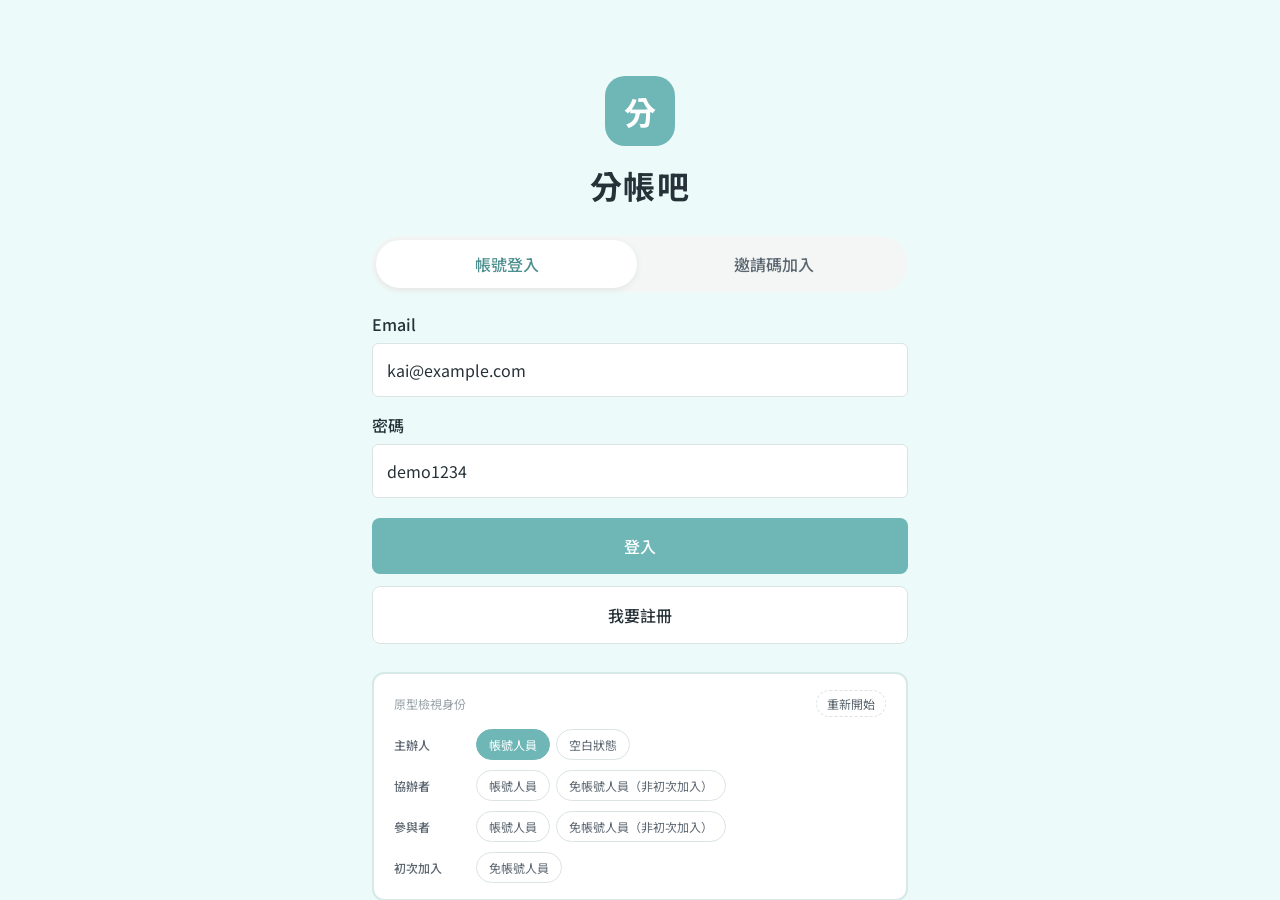
<file: index.html>
<!DOCTYPE html>
<html lang="zh-Hant">
<head>
<meta charset="utf-8">
<meta name="viewport" content="width=device-width, initial-scale=1, viewport-fit=cover">
<title>分帳吧</title>
<link rel="preconnect" href="https://fonts.googleapis.com">
<link rel="preconnect" href="https://fonts.gstatic.com" crossorigin>
<link rel="stylesheet" href="https://fonts.googleapis.com/css2?family=Noto+Sans+TC:wght@400;500;700&display=swap">
<link rel="stylesheet" href="./styles.css">
</head>
<body>
<!--
  分帳吧 — standalone port of v13 prototype.
  Plain HTML/CSS/JS, no React, no build step, no backend.
  See data.js (demo data), styles.css (design system), app.js (state + logic + rendering).
-->
<div id="app-root"></div>

<script src="prototype/data.js"></script>
<script src="prototype/app.js"></script>
</body>
</html>
</file>
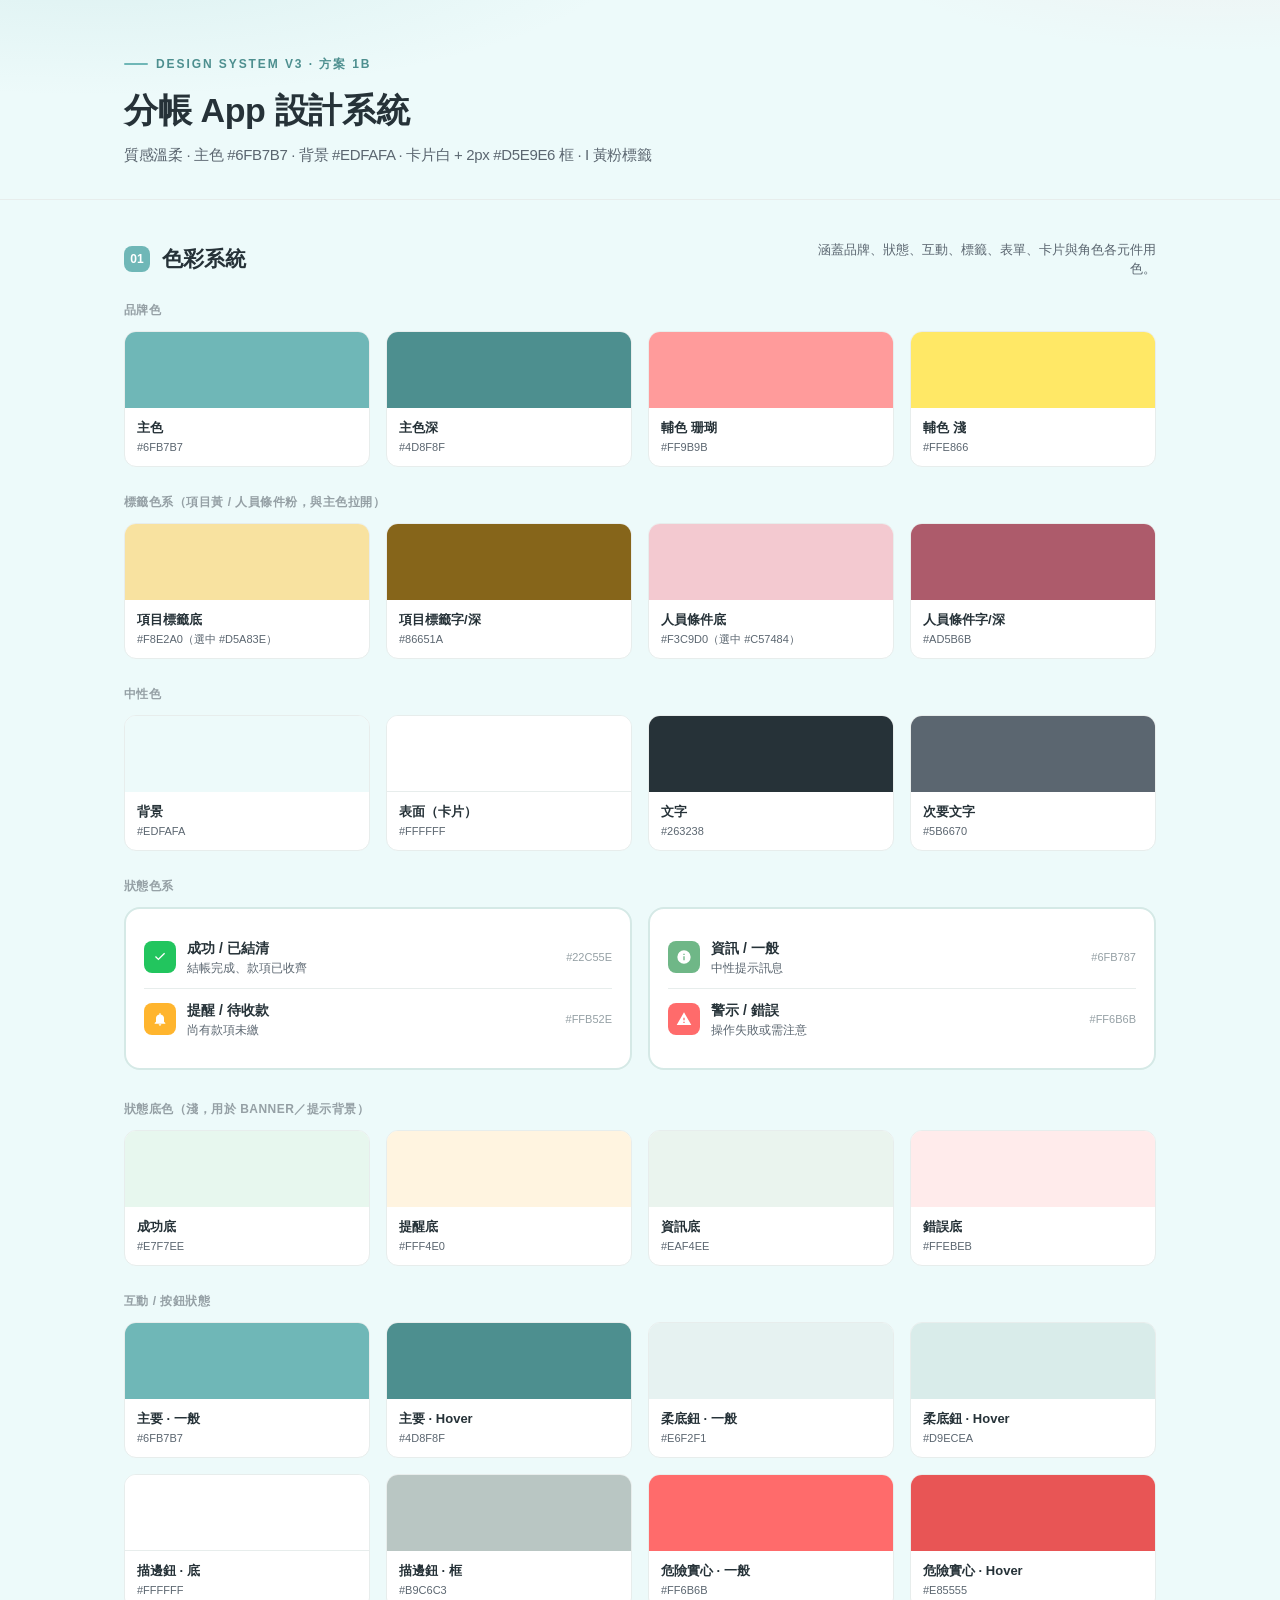
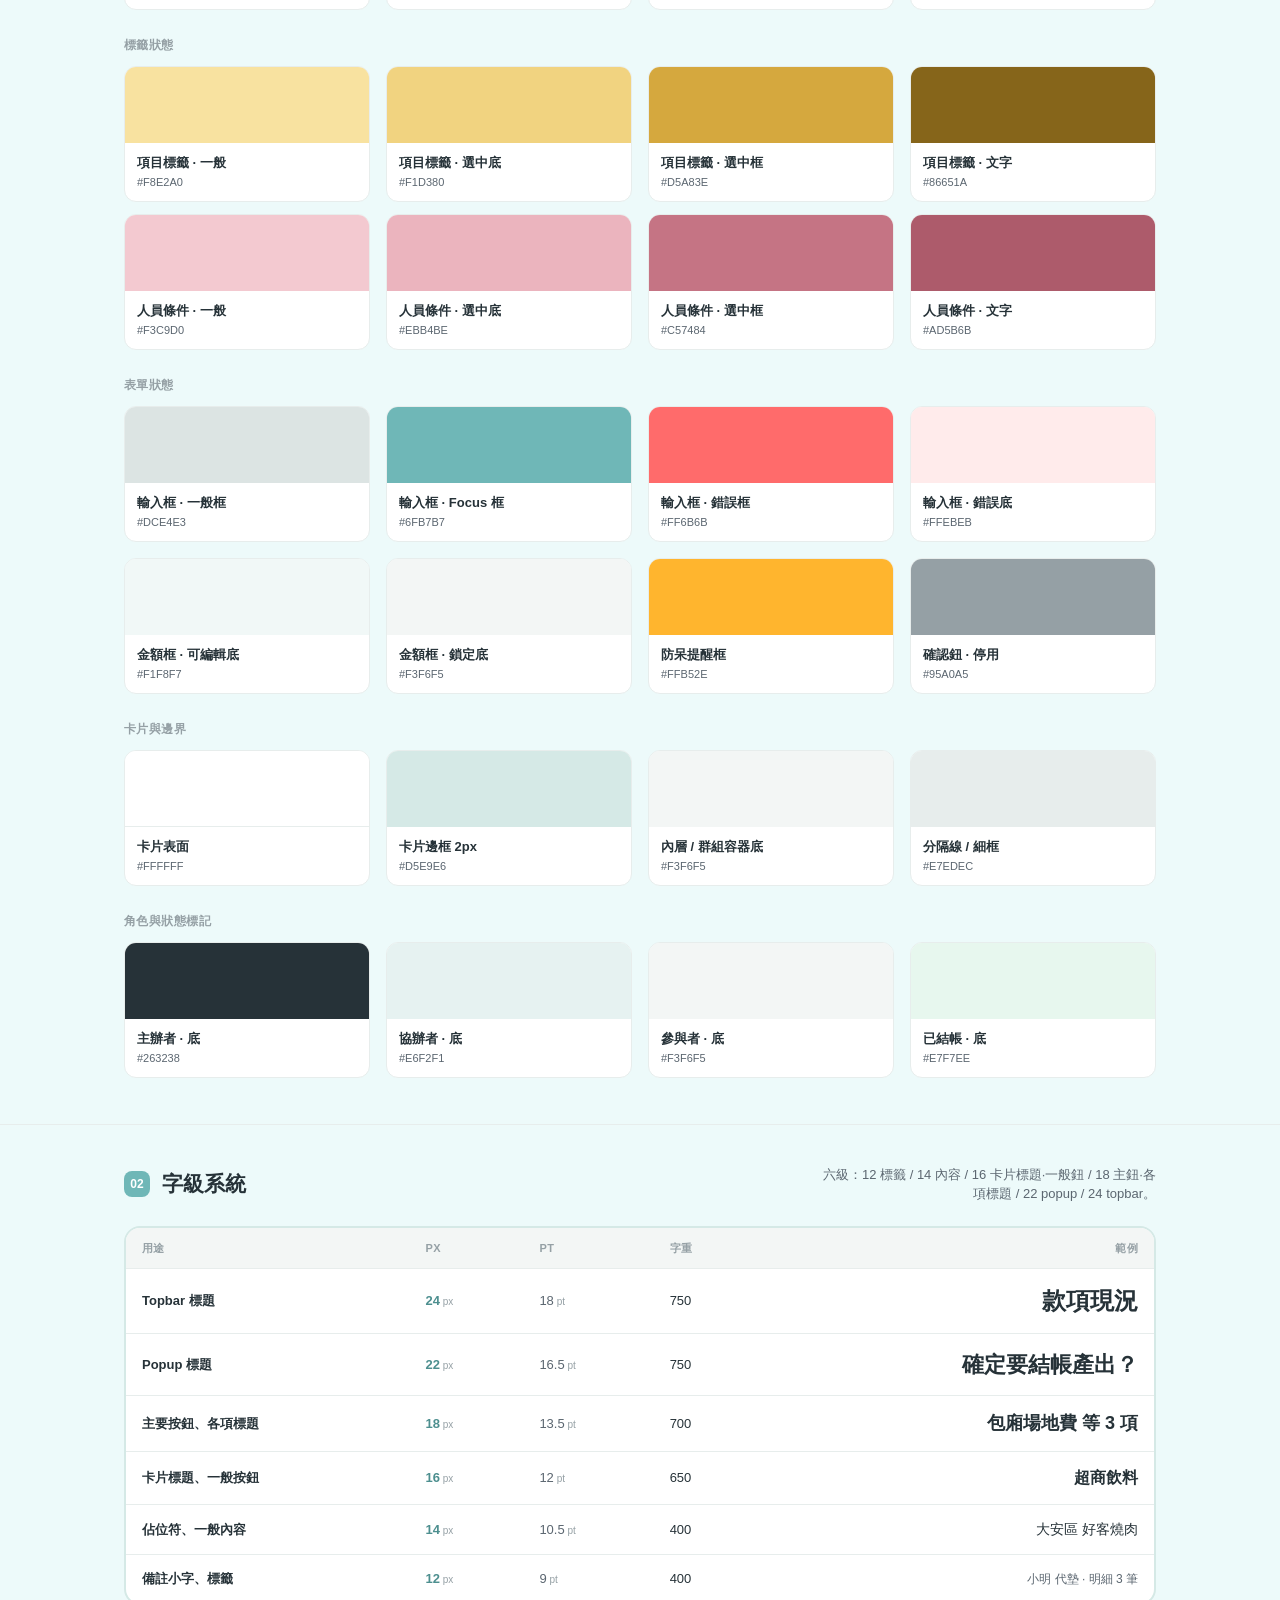
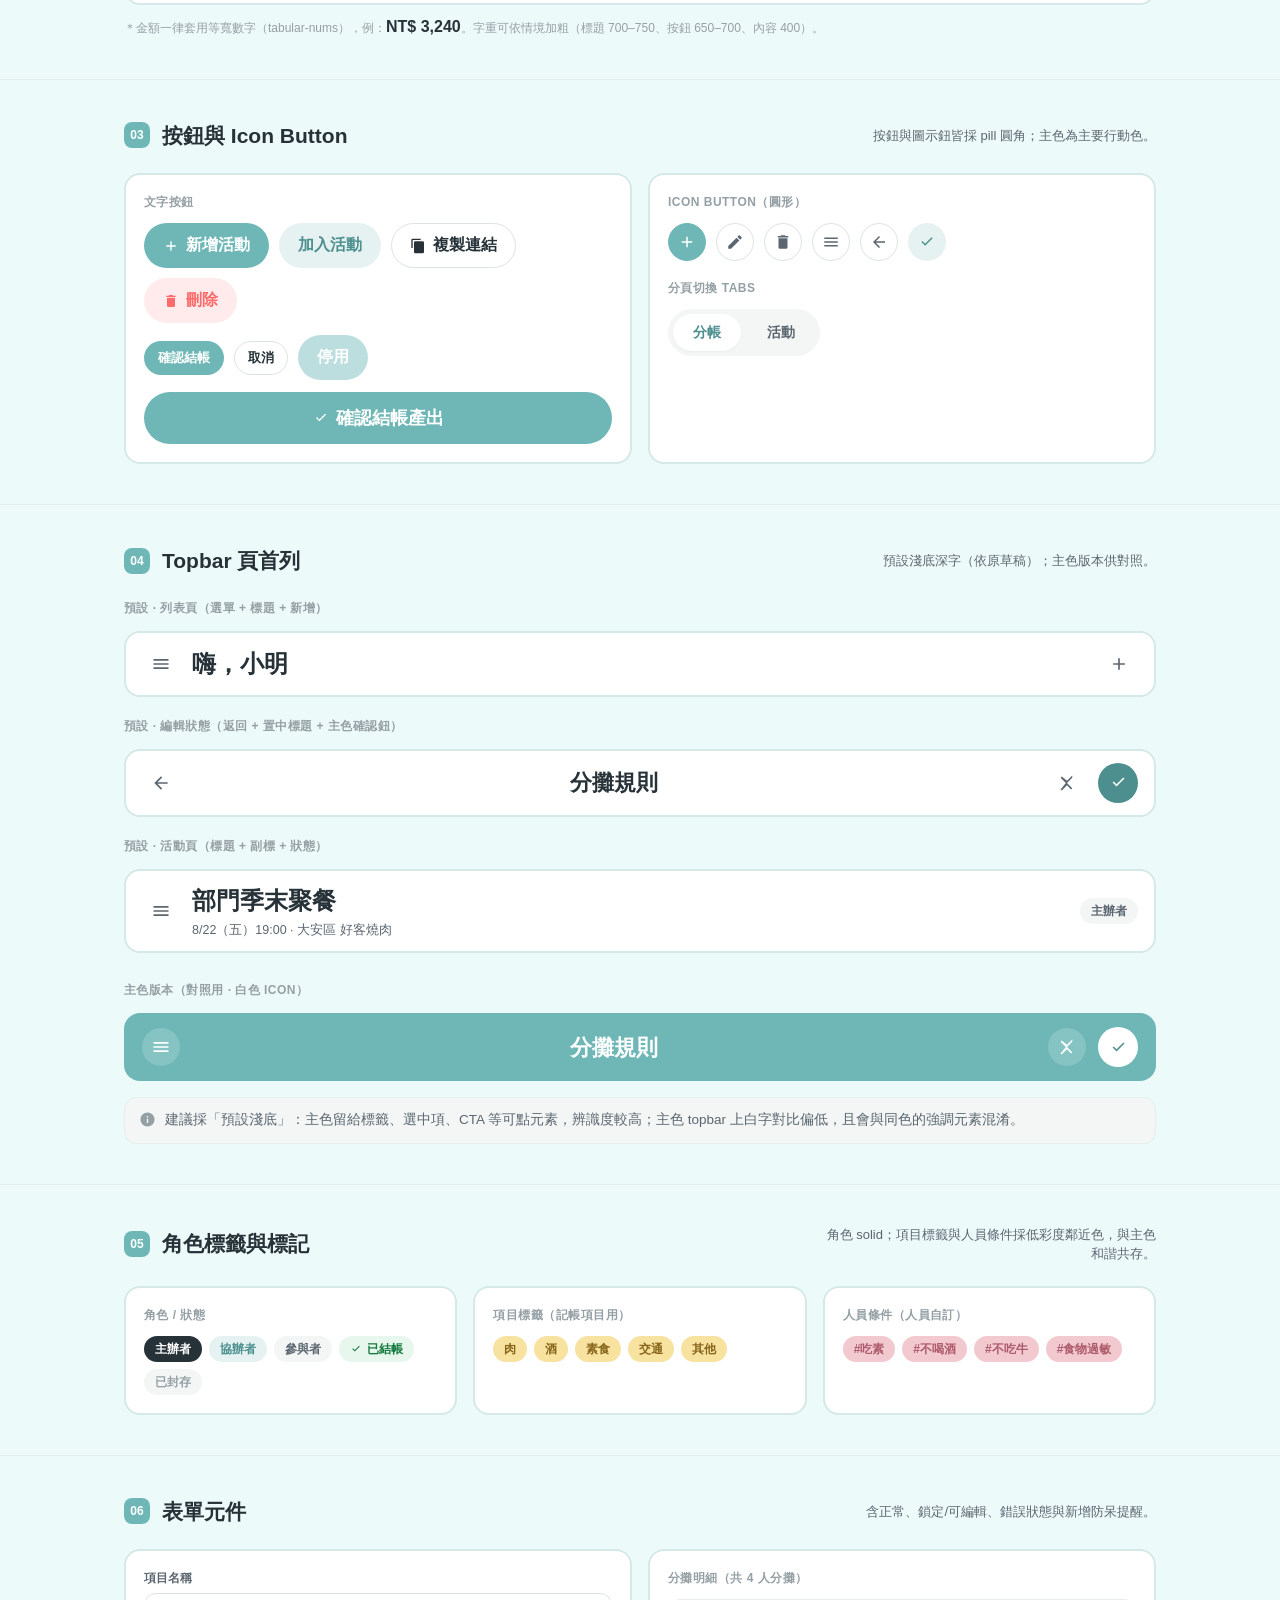
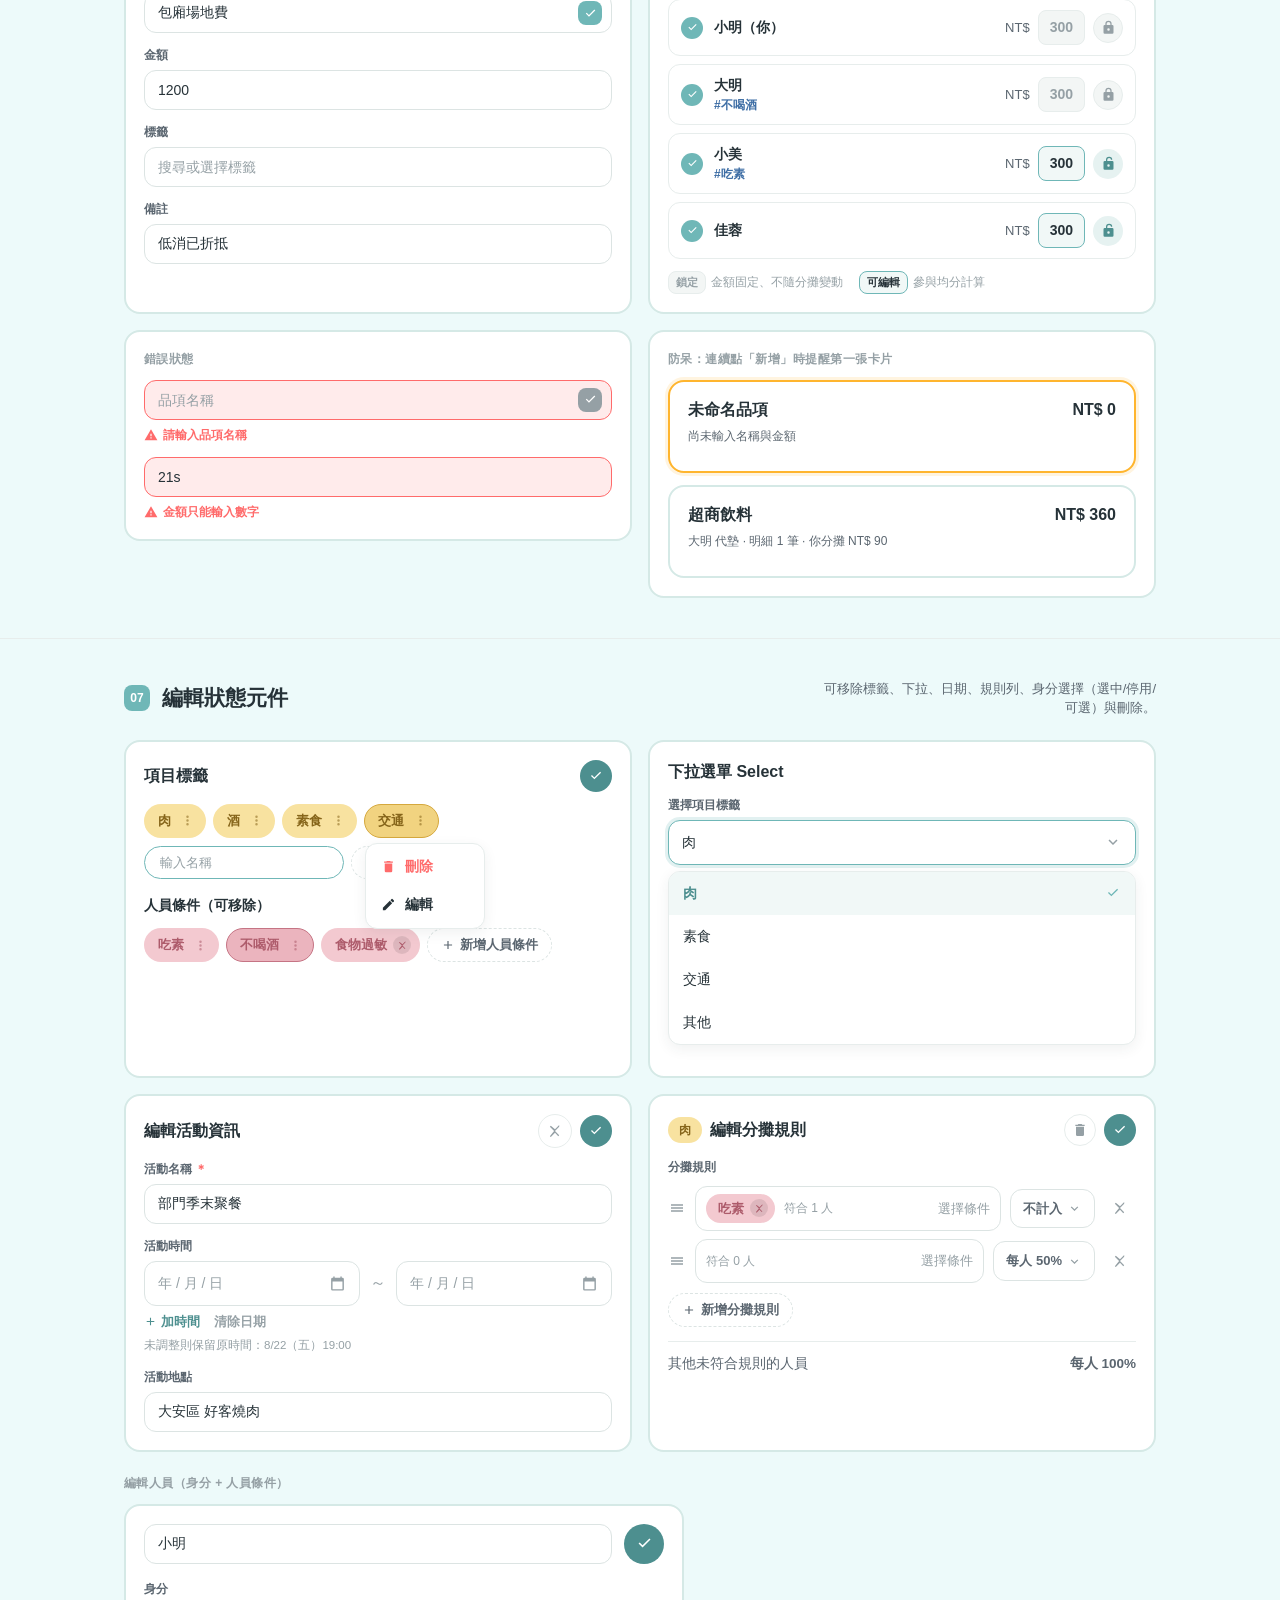
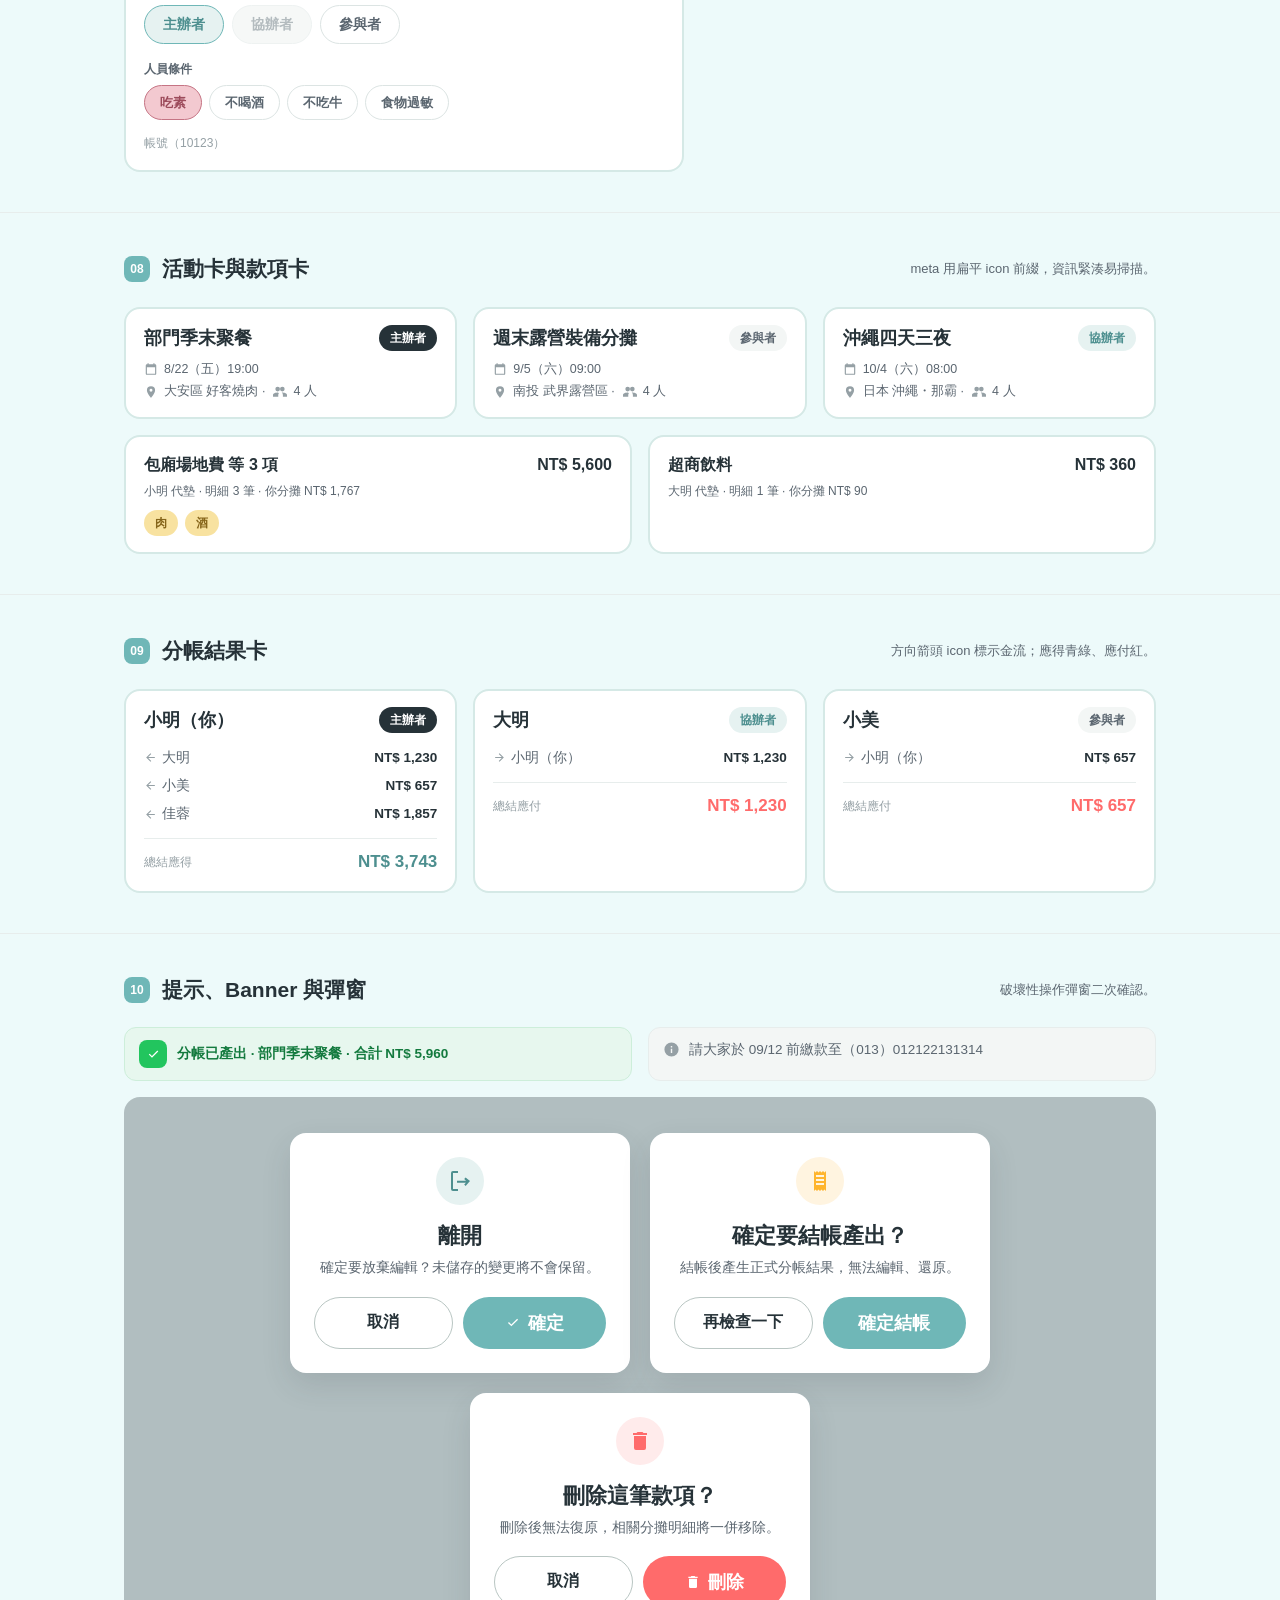
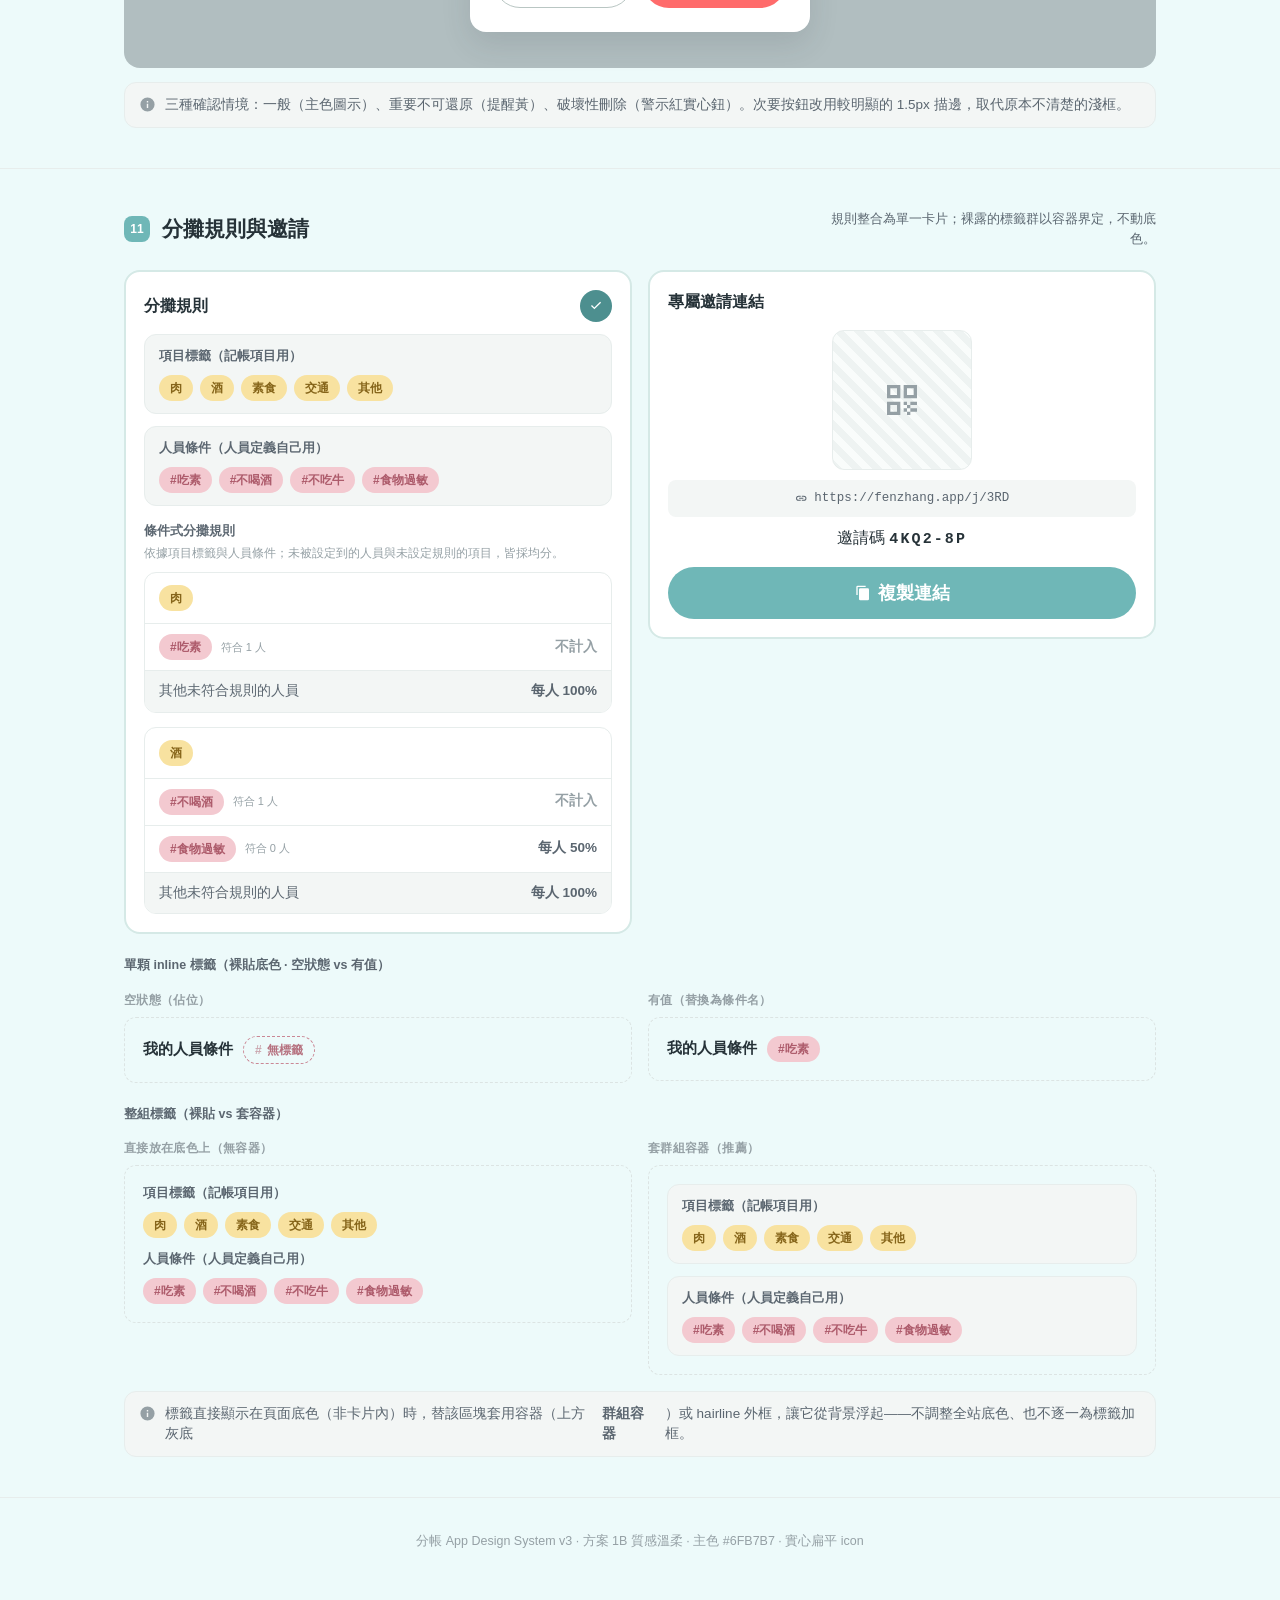
<file: design-system-v3.html>
<!DOCTYPE html>
<html lang="zh-Hant">
<head>
<meta charset="UTF-8">
<meta name="viewport" content="width=device-width, initial-scale=1.0">
<title>分帳 App · Design System v3（方案 1B 質感溫柔）</title>
<style>
  :root{
    /* Brand */
    --primary:#6FB7B7;
    --primary-deep:#4D8F8F;
    --primary-soft:#E6F2F1;
    --primary-tint:#F1F8F7;
    --coral:#FF9B9B;
    --coral-soft:#FFE9E9;
    --yellow:#FFE866;

    /* Tag families — 項目標籤 I 黃 / 人員條件 I 粉 (default #F8E2A0/#F3C9D0, active #D5A83E/#C57484) */
    --item-bg:#F8E2A0;      /* 項目標籤 */
    --item-bg-2:#F1D380;
    --item-text:#86651A;
    --item-line:#D5A83E;
    --item-deep:#86651A;
    --cond-bg:#F3C9D0;      /* 人員條件 */
    --cond-bg-2:#EBB4BE;
    --cond-text:#AD5B6B;
    --cond-line:#C57484;
    --cond-deep:#9C4B5B;

    /* Neutral */
    --bg:#EDFAFA;
    --surface:#FFFFFF;
    --surface-2:#F3F6F5;
    --border:#E7EDEC;
    --border-2:#DCE4E3;
    --border-strong:#B9C6C3;
    --text:#263238;
    --text-2:#5B6670;
    --text-3:#95A0A5;

    /* Status */
    --ok:#22C55E;--ok-soft:#E7F7EE;
    --warn:#FFB52E;--warn-soft:#FFF4E0;
    --info:#6FB787;--info-soft:#EAF4EE;
    --danger:#FF6B6B;--danger-soft:#FFEBEB;

    --r-pill:999px;
    --r-lg:16px;
    --r-md:12px;
    --r-sm:8px;
    --sh-1:0 1px 2px rgba(38,50,56,.05);
    --sh-2:0 4px 14px rgba(38,50,56,.07);
    --sh-3:0 12px 30px rgba(38,50,56,.12);
    --font:"Noto Sans TC","PingFang TC","Microsoft JhengHei",-apple-system,BlinkMacSystemFont,"Segoe UI",sans-serif;
  }
  *{box-sizing:border-box;margin:0;padding:0}
  body{font-family:var(--font);background:var(--bg);color:var(--text);line-height:1.5;-webkit-font-smoothing:antialiased}
  svg{display:block}
  .ico{width:1em;height:1em;fill:currentColor;flex:none}

  .wrap{max-width:1080px;margin:0 auto;padding:0 24px}

  /* Masthead */
  header.mast{padding:48px 0 32px;border-bottom:1px solid var(--border);
    background:radial-gradient(900px 260px at 8% -30%,rgba(111,183,183,.15),transparent 60%),
               radial-gradient(700px 240px at 95% -40%,rgba(255,155,155,.10),transparent 55%)}
  .eyebrow{display:inline-flex;align-items:center;gap:8px;font-size:12px;letter-spacing:.16em;font-weight:700;color:var(--primary-deep);text-transform:uppercase;margin-bottom:12px}
  .eyebrow .bar{width:24px;height:2px;background:var(--primary);border-radius:2px}
  h1{font-size:34px;font-weight:800;letter-spacing:-.01em}
  h1 small{display:block;font-size:15px;font-weight:500;color:var(--text-2);margin-top:8px}

  /* Section */
  section{padding:40px 0;border-bottom:1px solid var(--border)}
  .sec-head{display:flex;align-items:center;gap:12px;margin-bottom:22px}
  .sec-num{font-variant-numeric:tabular-nums;font-size:12px;font-weight:800;color:#fff;background:var(--primary);width:26px;height:26px;border-radius:var(--r-sm);display:grid;place-items:center;flex:none}
  .sec-head h2{font-size:21px;font-weight:750}
  .sec-head p{margin-left:auto;font-size:13px;color:var(--text-2);max-width:340px;text-align:right}
  .sub{font-size:12px;font-weight:700;color:var(--text-3);letter-spacing:.04em;text-transform:uppercase;margin-bottom:12px}

  .grid{display:grid;gap:16px}
  .g2{grid-template-columns:repeat(2,1fr)}
  .g3{grid-template-columns:repeat(3,1fr)}
  .g4{grid-template-columns:repeat(4,1fr)}
  @media(max-width:800px){.g2,.g3,.g4{grid-template-columns:1fr}.sec-head p{display:none}}

  .card{background:var(--surface);border:2px solid #D5E9E6;border-radius:var(--r-lg);padding:18px}

  /* attention ring — first card flags when user taps 新增 repeatedly (dup prevention) */
  .card.attn,.item.attn{border-color:var(--warn);box-shadow:0 0 0 3px var(--warn-soft);position:relative}
  .attn-tip{display:inline-flex;align-items:center;gap:6px;font-size:12px;font-weight:650;color:#9A6800;background:var(--warn-soft);border:1px solid #F5D98A;padding:5px 11px;border-radius:var(--r-pill);margin-bottom:10px}
  .attn-tip .ico{width:14px;height:14px;color:var(--warn)}
  .mono{font-variant-numeric:tabular-nums}

  /* Colors */
  .sw{border-radius:var(--r-md);overflow:hidden;border:1px solid var(--border);background:var(--surface)}
  .sw .c{height:76px}
  .sw .m{padding:10px 12px}
  .sw .n{font-size:13px;font-weight:650}
  .sw .h{font-size:11px;color:var(--text-2);font-variant-numeric:tabular-nums;margin-top:2px}

  .st{display:flex;align-items:center;gap:11px;padding:11px 0;border-bottom:1px solid var(--border)}
  .st:last-child{border:0}
  .st .ic{width:32px;height:32px;border-radius:var(--r-sm);display:grid;place-items:center;color:#fff;font-size:16px;flex:none}
  .st .l{font-weight:650;font-size:14px}.st .d{font-size:12px;color:var(--text-2)}
  .st .code{margin-left:auto;font-size:11px;color:var(--text-3);font-variant-numeric:tabular-nums}

  /* Topbar — default: light surface + dark text/icons (per original draft) */
  .topbar{display:flex;align-items:center;gap:12px;background:var(--surface);color:var(--text);padding:12px 16px;border-radius:var(--r-lg);border:2px solid #D5E9E6}
  .topbar .tb-ic{width:38px;height:38px;border-radius:var(--r-pill);display:grid;place-items:center;cursor:pointer;color:var(--text-2);background:transparent;transition:.15s}
  .topbar .tb-ic:hover{background:var(--surface-2);color:var(--text)}
  .topbar .tb-ic .ico{width:20px;height:20px}
  .topbar .tb-title{font-size:24px;font-weight:750;color:var(--text)}
  .topbar .tb-sub{font-size:12.5px;color:var(--text-2);margin-top:2px}
  .topbar .tb-center{flex:1;text-align:center}
  .topbar .tb-center .tb-title{font-size:22px}
  .topbar .tb-spacer{flex:1}
  .topbar .tb-badge{background:var(--surface-2);color:var(--text-2);font-size:12px;font-weight:650;padding:4px 11px;border-radius:var(--r-pill)}
  /* confirm (save) button — solid dark circle, matches draft */
  .topbar .tb-confirm{width:40px;height:40px;border-radius:var(--r-pill);display:grid;place-items:center;cursor:pointer;background:var(--primary-deep);color:#fff;transition:.15s}
  .topbar .tb-confirm:hover{background:#3f7676}
  .topbar .tb-confirm .ico{width:19px;height:19px}
  /* primary variant — teal ground, white icons */
  .topbar.is-primary{background:var(--primary);color:#fff;border-color:transparent}
  .topbar.is-primary .tb-ic{color:#fff;background:rgba(255,255,255,.16)}
  .topbar.is-primary .tb-ic:hover{background:rgba(255,255,255,.28)}
  .topbar.is-primary .tb-title,.topbar.is-primary .tb-sub{color:#fff}
  .topbar.is-primary .tb-sub{color:rgba(255,255,255,.85)}
  .topbar.is-primary .tb-badge{background:rgba(255,255,255,.22);color:#fff}
  .topbar.is-primary .tb-confirm{background:#fff;color:var(--primary-deep)}

  /* Type table */
  .tyt{width:100%;border-collapse:collapse;font-size:13px}
  .tyt thead th{text-align:left;font-size:11px;font-weight:700;color:var(--text-3);letter-spacing:.04em;text-transform:uppercase;padding:12px 16px;border-bottom:1px solid var(--border);background:var(--surface-2)}
  .tyt tbody td{padding:14px 16px;border-bottom:1px solid var(--border);vertical-align:middle}
  .tyt tbody tr:last-child td{border-bottom:0}
  .tyt td:first-child{font-weight:650;color:var(--text);white-space:nowrap}
  .tyt .px{font-variant-numeric:tabular-nums;font-weight:700;color:var(--primary-deep)}
  .tyt .px::after{content:" px";font-size:10px;color:var(--text-3);font-weight:500}
  .tyt .pt{font-variant-numeric:tabular-nums;color:var(--text-2)}
  .tyt .pt::after{content:" pt";font-size:10px;color:var(--text-3)}
  .tyt .ex{text-align:right}
  @media(max-width:800px){.tyt .ex{display:none}}

  /* Buttons */
  .btn{display:inline-flex;align-items:center;justify-content:center;gap:7px;font-family:var(--font);font-weight:650;cursor:pointer;border:1px solid transparent;transition:.15s;font-size:16px;padding:11px 18px;border-radius:var(--r-pill)}
  .btn .ico{font-size:16px}
  .btn-primary{background:var(--primary);color:#fff}.btn-primary:hover{background:var(--primary-deep)}
  .btn-soft{background:var(--primary-soft);color:var(--primary-deep)}.btn-soft:hover{background:#d9ecea}
  .btn-ghost{background:var(--surface);color:var(--text);border-color:var(--border-2)}.btn-ghost:hover{background:var(--surface-2)}
  /* clearer-bordered ghost — for modal secondary actions on light bg */
  .btn-outline{background:var(--surface);color:var(--text);border:1.5px solid var(--border-strong)}.btn-outline:hover{background:var(--surface-2);border-color:var(--text-3)}
  .btn-danger{background:var(--danger-soft);color:var(--danger)}.btn-danger:hover{background:#ffdede}
  /* solid destructive — deep coral, replaces black for important confirm */
  .btn-danger-solid{background:var(--danger);color:#fff}.btn-danger-solid:hover{background:#e85555}
  .btn-sm{padding:7px 13px;font-size:13px}
  .btn-lg{font-size:18px;padding:13px 22px;font-weight:700}
  .btn-block{width:100%}
  .btn-row{display:flex;flex-wrap:wrap;gap:10px;align-items:center}

  /* Icon button (round, pill) */
  .iconbtn{width:38px;height:38px;border-radius:var(--r-pill);display:grid;place-items:center;cursor:pointer;border:1px solid var(--border-2);background:var(--surface);color:var(--text-2);font-size:18px;transition:.15s}
  .iconbtn:hover{background:var(--surface-2);color:var(--text)}
  .iconbtn.solid{background:var(--primary);border-color:var(--primary);color:#fff}
  .iconbtn.solid:hover{background:var(--primary-deep);border-color:var(--primary-deep)}
  .iconbtn.done{background:var(--primary-soft);border-color:transparent;color:var(--primary-deep)}
  .iconbtn.done:hover{background:#d9ecea}

  /* Badge / tag (pill, round) */
  .badge{display:inline-flex;align-items:center;gap:5px;font-size:12px;font-weight:650;padding:4px 11px;border-radius:var(--r-pill);line-height:1.5}
  .role-host{background:var(--text);color:#fff}
  .role-cohost{background:var(--primary-soft);color:var(--primary-deep)}
  .role-guest{background:var(--surface-2);color:var(--text-2)}
  .bg-done{background:var(--ok-soft);color:#137a3e}
  .bg-archived{background:var(--surface-2);color:var(--text-3)}

  .tag{display:inline-flex;align-items:center;gap:4px;font-size:12px;font-weight:650;padding:4px 11px;border-radius:var(--r-pill)}
  .tag-item{background:var(--item-bg);color:var(--item-text)}
  .tag-cond{background:var(--cond-bg);color:var(--cond-text)}
  .tag-w{display:flex;flex-wrap:wrap;gap:7px}

  /* Fields */
  .field{margin-bottom:13px}
  .field label{display:block;font-size:12px;color:var(--text-2);font-weight:650;margin-bottom:6px}
  .input{width:100%;font-family:var(--font);font-size:14px;color:var(--text);padding:11px 13px;border:1px solid var(--border-2);border-radius:var(--r-md);background:var(--surface);transition:.14s}
  .input:focus{outline:none;border-color:var(--primary);box-shadow:0 0 0 3px rgba(111,183,183,.2)}
  .input::placeholder{color:var(--text-3)}
  .icheck{position:relative}
  .icheck .input{padding-right:42px}
  .icheck .ok{position:absolute;right:10px;top:50%;transform:translateY(-50%);width:24px;height:24px;border-radius:var(--r-sm);background:var(--primary);color:#fff;display:grid;place-items:center}
  .icheck .ok .ico{width:15px;height:15px}
  /* error state: red border + soft red fill (per screenshot) */
  .input.error{border-color:var(--danger);background:var(--danger-soft)}
  .input.error:focus{border-color:var(--danger);box-shadow:0 0 0 3px rgba(255,107,107,.18)}
  .field-err{display:flex;align-items:center;gap:5px;font-size:12px;font-weight:600;color:var(--danger);margin-top:6px}
  .field-err .ico{width:14px;height:14px}
  /* error confirm button (round, when form invalid) — muted, not black */
  .icheck.err .ok{background:var(--text-3)}

  /* ---- Editing components ---- */
  /* editable chip (tag with menu dots) — item = amber, cond = mauve */
  .chip-edit{position:relative;display:inline-flex;align-items:center;gap:6px;font-size:13px;font-weight:650;padding:6px 8px 6px 13px;border-radius:var(--r-pill);background:var(--item-bg);color:var(--item-text);border:1.5px solid transparent}
  .chip-edit.cond{background:var(--cond-bg);color:var(--cond-text)}
  /* selected / expanded (menu open) — stronger border */
  .chip-edit.sel{border-color:var(--item-line);background:var(--item-bg-2)}
  .chip-edit.cond.sel{border-color:var(--cond-line);background:var(--cond-bg-2)}
  .chip-edit .dots{width:20px;height:20px;border-radius:var(--r-pill);display:grid;place-items:center;cursor:pointer;color:currentColor;opacity:.55}
  .chip-edit .dots:hover{opacity:1;background:rgba(0,0,0,.06)}
  .chip-edit .dots .ico{width:15px;height:15px}
  .chip-edit .x{width:18px;height:18px;border-radius:var(--r-pill);display:grid;place-items:center;cursor:pointer;background:rgba(0,0,0,.09);color:currentColor}
  .chip-edit .x .ico{width:11px;height:11px}
  /* chip context menu (刪除 / 編輯) */
  .chip-menu{position:absolute;top:calc(100% + 6px);left:0;z-index:20;min-width:120px;background:var(--surface);border:1px solid var(--border);border-radius:var(--r-md);box-shadow:var(--sh-2);overflow:hidden;padding:4px}
  .chip-menu .mi{display:flex;align-items:center;gap:9px;padding:9px 11px;font-size:13.5px;font-weight:600;color:var(--text);border-radius:var(--r-sm);cursor:pointer}
  .chip-menu .mi:hover{background:var(--surface-2)}
  .chip-menu .mi.danger{color:var(--danger)}
  .chip-menu .mi.danger:hover{background:var(--danger-soft)}
  .chip-menu .mi .ico{width:15px;height:15px}
  /* chip name-input state (dashed teal ring while typing) */
  .chip-input{display:inline-flex;align-items:center;font-size:13px;padding:6px 15px;border-radius:var(--r-pill);border:1.5px solid var(--primary);background:var(--surface);color:var(--text);min-width:120px}
  .chip-input::placeholder{color:var(--text-3)}
  /* add chip (dashed) */
  .chip-add{display:inline-flex;align-items:center;gap:5px;font-size:13px;font-weight:600;padding:6px 13px;border-radius:var(--r-pill);border:1px dashed var(--border-2);background:transparent;color:var(--text-2);cursor:pointer}
  .chip-add:hover{border-color:var(--primary);color:var(--primary-deep);background:var(--primary-tint)}
  .chip-add .ico{width:14px;height:14px}
  /* section-level save toggle (round) */
  .save-btn{width:32px;height:32px;border-radius:var(--r-pill);display:grid;place-items:center;cursor:pointer;background:var(--primary-deep);color:#fff;flex:none;transition:.15s}
  .save-btn:hover{background:#3f7676}
  .save-btn .ico{width:16px;height:16px}
  .edit-hd{display:flex;align-items:center;justify-content:space-between;margin-bottom:12px}
  .edit-hd .lft{font-size:16px;font-weight:750}
  .edit-hd .rgt{display:flex;gap:8px;align-items:center}
  /* select (dropdown trigger) */
  .select{position:relative;width:100%}
  .select .trg{display:flex;align-items:center;width:100%;font-size:14px;color:var(--text);padding:11px 13px;border:1px solid var(--border-2);border-radius:var(--r-md);background:var(--surface);cursor:pointer}
  .select .trg.open{border-color:var(--primary);box-shadow:0 0 0 3px rgba(111,183,183,.2)}
  .select .trg .ico{margin-left:auto;color:var(--text-3);width:18px;height:18px}
  .select .menu{margin-top:6px;border:1px solid var(--border);border-radius:var(--r-md);background:var(--surface);box-shadow:var(--sh-2);overflow:hidden}
  .select .opt{display:flex;align-items:center;padding:11px 14px;font-size:14px;cursor:pointer}
  .select .opt:hover{background:var(--surface-2)}
  .select .opt.sel{background:var(--primary-tint);color:var(--primary-deep);font-weight:650}
  .select .opt.sel .ico{margin-left:auto;color:var(--primary);width:16px;height:16px}
  /* date input */
  .datefield{display:flex;align-items:center;gap:9px;font-size:14px;color:var(--text-3);padding:11px 13px;border:1px solid var(--border-2);border-radius:var(--r-md);background:var(--surface)}
  .datefield .ico{width:17px;height:17px;color:var(--text-3);margin-left:auto}
  .date-actions{display:flex;gap:14px;margin-top:7px;font-size:12.5px}
  .date-actions a{color:var(--primary-deep);font-weight:600;cursor:pointer;display:inline-flex;align-items:center;gap:4px}
  .date-actions a.muted{color:var(--text-3)}
  .date-actions .ico{width:13px;height:13px}
  .req{color:var(--danger);margin-left:3px}
  /* rule editor row */
  .rrow{display:flex;align-items:center;gap:9px;margin-bottom:8px}
  .rrow .handle{color:var(--text-3);cursor:grab;flex:none}
  .rrow .handle .ico{width:18px;height:18px}
  .rrow .cond-box{flex:1;display:flex;align-items:center;gap:9px;padding:7px 10px;border:1px solid var(--border-2);border-radius:var(--r-md);background:var(--surface);min-height:44px}
  .rrow .cnt{font-size:12px;color:var(--text-3)}
  .rrow .ph{font-size:13px;color:var(--text-3)}
  .rrow .pct-sel{display:flex;align-items:center;gap:5px;font-size:13px;font-weight:650;color:var(--text-2);padding:9px 12px;border:1px solid var(--border-2);border-radius:var(--r-md);background:var(--surface);cursor:pointer;white-space:nowrap}
  .rrow .pct-sel .ico{width:15px;height:15px;color:var(--text-3)}
  .rrow .del{width:32px;height:32px;border-radius:var(--r-pill);display:grid;place-items:center;cursor:pointer;color:var(--text-3);flex:none}
  .rrow .del:hover{background:var(--danger-soft);color:var(--danger)}
  .rrow .del .ico{width:16px;height:16px}
  /* inline card delete (trash beside title) */
  .del-inline{width:32px;height:32px;border-radius:var(--r-pill);display:grid;place-items:center;cursor:pointer;color:var(--text-3);border:1px solid var(--border);background:var(--surface);flex:none;transition:.15s}
  .del-inline:hover{background:var(--danger-soft);color:var(--danger);border-color:transparent}
  .del-inline .ico{width:16px;height:16px}

  /* Segmented selector (身分: selected / selectable / disabled) */
  .seg{display:inline-flex;gap:8px;flex-wrap:wrap}
  .seg .opt{font-size:14px;font-weight:600;padding:8px 18px;border-radius:var(--r-pill);border:1px solid var(--border-2);background:var(--surface);color:var(--text-2);cursor:pointer;transition:.15s}
  .seg .opt:hover{border-color:var(--primary);color:var(--primary-deep)}
  .seg .opt.on{background:var(--primary-soft);border-color:var(--primary);color:var(--primary-deep);font-weight:700}
  .seg .opt.disabled{background:var(--surface-2);border-color:var(--border);color:var(--text-3);cursor:not-allowed;opacity:.7}
  .seg .opt.disabled:hover{border-color:var(--border);color:var(--text-3)}

  /* Toggle tag (selectable condition: on / off) */
  .ttag{font-size:13px;font-weight:600;padding:7px 15px;border-radius:var(--r-pill);border:1px solid var(--border-2);background:var(--surface);color:var(--text-2);cursor:pointer;transition:.15s}
  .ttag:hover{border-color:var(--primary)}
  .ttag.on{background:var(--cond-bg);border-color:var(--cond-line);color:var(--cond-deep);font-weight:700}

  /* Member edit card */
  .medit .row1{display:flex;align-items:center;gap:12px;margin-bottom:16px}
  .medit .fld{flex:1}
  .medit .lbl{font-size:12px;color:var(--text-2);font-weight:650;margin-bottom:7px}
  .medit .acct{font-size:12px;color:var(--text-3);margin-top:14px}

  /* Event card */
  .evt{background:var(--surface);border:2px solid #D5E9E6;border-radius:var(--r-lg);padding:16px 18px;transition:.15s;cursor:pointer}
  .evt:hover{box-shadow:var(--sh-2);border-color:var(--border-2)}
  .evt .t{display:flex;justify-content:space-between;align-items:flex-start;gap:8px;margin-bottom:8px}
  .evt h4{font-size:18px;font-weight:750}
  .evt .meta{display:flex;align-items:center;gap:6px;font-size:12.5px;color:var(--text-2)}
  .evt .meta .ico{font-size:14px;color:var(--text-3)}
  .evt .meta+.meta{margin-top:4px}

  /* Item card */
  .item{background:var(--surface);border:2px solid #D5E9E6;border-radius:var(--r-lg);padding:16px 18px}
  .item .r1{display:flex;justify-content:space-between;align-items:baseline}
  .item .nm{font-size:16px;font-weight:700}
  .item .amt{font-size:16px;font-weight:800;font-variant-numeric:tabular-nums}
  .item .ds{font-size:12px;color:var(--text-2);margin:5px 0 10px}

  /* Member row */
  .mrow{display:flex;align-items:center;gap:11px;padding:10px 12px;border:1px solid var(--border);border-radius:var(--r-md);margin-bottom:8px}
  .mrow:last-child{margin-bottom:0}
  .mck{width:22px;height:22px;border-radius:var(--r-pill);background:var(--primary);color:#fff;display:grid;place-items:center;font-size:12px;flex:none}
  .mck .ico{width:13px;height:13px}
  .mrow .nm{font-weight:650;font-size:14px}.mrow .tg{font-size:12px;color:#3E6EA5;font-weight:600}
  .mrow .val{margin-left:auto;display:flex;align-items:center;gap:8px;font-size:13px;color:var(--text-2)}
  /* amount box: locked = neutral/greyed, unlocked = editable teal-tinted */
  .amtbox{font-size:14px;padding:6px 11px;border-radius:var(--r-sm);border:1px solid var(--border);font-variant-numeric:tabular-nums;font-weight:650}
  .amtbox.locked{color:var(--text-3);background:var(--surface-2);border-color:var(--border)}
  .amtbox.unlocked{color:var(--text);background:var(--primary-tint);border-color:var(--primary)}
  /* lock toggle button */
  .locktog{width:30px;height:30px;border-radius:var(--r-pill);display:grid;place-items:center;cursor:pointer;flex:none;border:1px solid transparent;transition:.15s}
  .locktog .ico{width:15px;height:15px}
  .locktog.is-locked{background:var(--surface-2);color:var(--text-3);border-color:var(--border)}
  .locktog.is-locked:hover{color:var(--text-2)}
  .locktog.is-unlocked{background:var(--primary-soft);color:var(--primary-deep);border-color:transparent}
  .locktog.is-unlocked:hover{background:#d9ecea}

  /* Flow card */
  .flow{background:var(--surface);border:2px solid #D5E9E6;border-radius:var(--r-lg);padding:16px 18px}
  .flow .h{display:flex;justify-content:space-between;align-items:center;margin-bottom:10px}
  .flow .who{font-size:18px;font-weight:750}
  .fl{display:flex;justify-content:space-between;font-size:13.5px;padding:4px 0}
  .fl .lbl{color:var(--text-2);display:flex;align-items:center;gap:5px}
  .fl .lbl .ico{font-size:13px;color:var(--text-3)}
  .fl .v{font-variant-numeric:tabular-nums;font-weight:600}
  .ftot{display:flex;justify-content:space-between;align-items:center;margin-top:10px;padding-top:10px;border-top:1px solid var(--border)}
  .ftot .k{font-size:12px;color:var(--text-3)}
  .ftot .get{color:var(--primary-deep);font-weight:800;font-size:17px;font-variant-numeric:tabular-nums}
  .ftot .pay{color:var(--danger);font-weight:800;font-size:17px;font-variant-numeric:tabular-nums}

  /* Banner / note */
  .note{display:flex;gap:9px;align-items:flex-start;background:var(--surface-2);border:1px solid var(--border);border-radius:var(--r-md);padding:12px 14px;font-size:13.5px;color:var(--text-2)}
  .note .ico{color:var(--text-3);font-size:17px;margin-top:1px}
  .banner-ok{display:flex;gap:10px;align-items:center;background:var(--ok-soft);border:1px solid #cdeeda;color:#137a3e;border-radius:var(--r-md);padding:12px 14px;font-size:13.5px;font-weight:650}
  .banner-ok .ic{width:28px;height:28px;border-radius:var(--r-sm);background:var(--ok);color:#fff;display:grid;place-items:center;flex:none;font-size:15px}

  /* Modal */
  .mdemo{background:rgba(38,50,56,.3);border-radius:var(--r-lg);padding:36px 20px;display:flex;flex-wrap:wrap;gap:20px;justify-content:center}
  .modal{background:var(--surface);border-radius:var(--r-lg);padding:24px;box-shadow:var(--sh-3);max-width:340px;width:100%;text-align:center}
  .modal .mi{width:48px;height:48px;border-radius:var(--r-pill);display:grid;place-items:center;margin:0 auto 14px}
  .modal .mi.warn{background:var(--warn-soft);color:var(--warn)}
  .modal .mi.info{background:var(--primary-soft);color:var(--primary-deep)}
  .modal .mi.danger{background:var(--danger-soft);color:var(--danger)}
  .modal .mi .ico{width:24px;height:24px}
  .modal h5{font-size:22px;font-weight:750;margin-bottom:6px}
  .modal p{font-size:13.5px;color:var(--text-2);margin-bottom:18px}
  .modal .acts{display:flex;gap:10px}

  /* Invite */
  .invite{border:2px solid #D5E9E6;border-radius:var(--r-lg);padding:18px;text-align:center;background:var(--surface)}
  .invite .qr,.invite-card .qr{width:140px;height:140px;margin:10px auto;border-radius:var(--r-md);background:repeating-linear-gradient(45deg,#eef3f2 0 7px,#f9fcfb 7px 14px);display:grid;place-items:center;color:var(--text-3);border:1px solid var(--border)}
  .invite .qr .ico,.invite-card .qr .ico{font-size:40px;color:var(--text-3)}
  .invite .lk,.invite-card .lk{display:flex;align-items:center;gap:7px;justify-content:center;font-family:ui-monospace,monospace;font-size:12.5px;background:var(--surface-2);padding:9px;border-radius:var(--r-sm);color:var(--text-2);margin:9px 0}
  .invite .cd,.invite-card .cd{font-family:ui-monospace,monospace;letter-spacing:.14em;font-weight:700;font-size:15px}

  /* bare-tag group container (for tags shown outside a card / to sub-group inside one) */
  .rgroup{background:var(--surface-2);border:1px solid var(--border);border-radius:var(--r-md);padding:12px 14px;margin-bottom:12px}
  .rgroup-t{font-size:12.5px;font-weight:700;color:var(--text-2);margin-bottom:9px}

  /* bare vs container comparison */
  .cmp{display:grid;grid-template-columns:1fr 1fr;gap:16px;margin-top:16px}
  @media(max-width:800px){.cmp{grid-template-columns:1fr}}
  .cmp-col .cmp-t{font-size:12px;font-weight:700;color:var(--text-3);margin-bottom:8px;letter-spacing:.03em}
  .cmp-stage{background:var(--bg);border:1px dashed var(--border-2);border-radius:var(--r-md);padding:18px}

  /* inline label + single tag (e.g. 我的人員條件 #吃素) */
  .inline-tag{display:flex;align-items:center;gap:10px}
  .inline-tag .lb{font-size:15px;font-weight:750;color:var(--text)}
  /* empty-state tag: dashed, muted — reads as placeholder, still legible on bg */
  .tag.empty{background:transparent;border:1px dashed var(--cond-line);color:var(--cond-text);opacity:.85}
  .tag.empty::before{content:"#";opacity:.6;margin-right:1px}

  /* Rule */
  .rule{border:1px solid var(--border);border-radius:var(--r-md);overflow:hidden;margin-bottom:14px}
  .rule:last-child{margin-bottom:0}
  .rule .rh{padding:12px 14px;font-weight:700;font-size:14px;display:flex;align-items:center;gap:7px}
  .rline{display:flex;align-items:center;gap:9px;padding:10px 14px;border-top:1px solid var(--border);font-size:13.5px}
  .rline .cnt{font-size:11px;color:var(--text-3)}
  .rline .pct{margin-left:auto;color:var(--text-2);font-weight:650;font-variant-numeric:tabular-nums}
  .rline .no{margin-left:auto;color:var(--text-3);font-weight:650}
  .rline.base{background:var(--surface-2);color:var(--text-2)}

  /* Nav / tabs bonus */
  .tabs{display:flex;gap:6px;background:var(--surface-2);padding:5px;border-radius:var(--r-pill);width:fit-content}
  .tab{padding:8px 20px;border-radius:var(--r-pill);font-size:14px;font-weight:650;color:var(--text-2);cursor:pointer;transition:.15s}
  .tab.active{background:var(--surface);color:var(--primary-deep);box-shadow:var(--sh-1)}

  footer{padding:34px 0 54px;color:var(--text-3);font-size:12.5px;text-align:center}
</style>
</head>
<body>


<!-- ============ SVG SPRITE (solid flat icons) ============ -->
<svg width="0" height="0" style="position:absolute" aria-hidden="true">
  <symbol id="i-check" viewBox="0 0 24 24"><path d="M9.55 17.05 4.5 12l1.4-1.4 3.65 3.6 8.65-8.65L19.6 7z"/></symbol>
  <symbol id="i-plus" viewBox="0 0 24 24"><path d="M11 11V5h2v6h6v2h-6v6h-2v-6H5v-2z"/></symbol>
  <symbol id="i-edit" viewBox="0 0 24 24"><path d="M3 17.25V21h3.75L17.8 9.94l-3.75-3.75zM20.7 7.04a1 1 0 0 0 0-1.41l-2.34-2.34a1 1 0 0 0-1.41 0l-1.83 1.83 3.75 3.75z"/></symbol>
  <symbol id="i-trash" viewBox="0 0 24 24"><path d="M6 19a2 2 0 0 0 2 2h8a2 2 0 0 0 2-2V7H6zM19 4h-3.5l-1-1h-5l-1 1H5v2h14z"/></symbol>
  <symbol id="i-menu" viewBox="0 0 24 24"><path d="M3 6h18v2H3zm0 5h18v2H3zm0 5h18v2H3z"/></symbol>
  <symbol id="i-copy" viewBox="0 0 24 24"><path d="M16 1H4a2 2 0 0 0-2 2v12h2V3h12zm3 4H8a2 2 0 0 0-2 2v14a2 2 0 0 0 2 2h11a2 2 0 0 0 2-2V7a2 2 0 0 0-2-2"/></symbol>
  <symbol id="i-lock" viewBox="0 0 24 24"><path d="M18 8h-1V6A5 5 0 0 0 7 6v2H6a2 2 0 0 0-2 2v10a2 2 0 0 0 2 2h12a2 2 0 0 0 2-2V10a2 2 0 0 0-2-2m-6 9a2 2 0 1 1 0-4 2 2 0 0 1 0 4M9 8V6a3 3 0 0 1 6 0v2z"/></symbol>
  <symbol id="i-unlock" viewBox="0 0 24 24"><path d="M18 8h-8V6a3 3 0 0 1 6 0h2A5 5 0 0 0 8 6v2H6a2 2 0 0 0-2 2v10a2 2 0 0 0 2 2h12a2 2 0 0 0 2-2V10a2 2 0 0 0-2-2m-6 9a2 2 0 1 1 0-4 2 2 0 0 1 0 4"/></symbol>
  <symbol id="i-cal" viewBox="0 0 24 24"><path d="M19 4h-1V2h-2v2H8V2H6v2H5a2 2 0 0 0-2 2v14a2 2 0 0 0 2 2h14a2 2 0 0 0 2-2V6a2 2 0 0 0-2-2m0 16H5V9h14z"/></symbol>
  <symbol id="i-pin" viewBox="0 0 24 24"><path d="M12 2a7 7 0 0 0-7 7c0 5.25 7 13 7 13s7-7.75 7-13a7 7 0 0 0-7-7m0 9.5A2.5 2.5 0 1 1 12 6.5a2.5 2.5 0 0 1 0 5"/></symbol>
  <symbol id="i-users" viewBox="0 0 24 24"><path d="M16 11a4 4 0 1 0-4-4 4 4 0 0 0 4 4m-8 0a4 4 0 1 0-4-4 4 4 0 0 0 4 4m0 2c-2.67 0-8 1.34-8 4v3h9v-3c0-1.05.42-2 1.14-2.76A13 13 0 0 0 8 13m8 0c-.29 0-.62 0-.97.05A5.2 5.2 0 0 1 17 17v3h7v-3c0-2.66-5.33-4-8-4"/></symbol>
  <symbol id="i-arrow-r" viewBox="0 0 24 24"><path d="M4 11h12.2l-5.6-5.6L12 4l8 8-8 8-1.4-1.4 5.6-5.6H4z"/></symbol>
  <symbol id="i-arrow-l" viewBox="0 0 24 24"><path d="M20 11H7.8l5.6-5.6L12 4l-8 8 8 8 1.4-1.4L7.8 13H20z"/></symbol>
  <symbol id="i-chev-r" viewBox="0 0 24 24"><path d="M8.6 4.6 7.2 6l6 6-6 6 1.4 1.4L16 12z"/></symbol>
  <symbol id="i-chev-d" viewBox="0 0 24 24"><path d="M7.4 8.6 12 13.2l4.6-4.6L18 10l-6 6-6-6z"/></symbol>
  <symbol id="i-close" viewBox="0 0 24 24"><path d="M18.3 5.7 12 12l6.3 6.3-1.4 1.4L12 14.8l-6.3 6.3-1.4-1.4L10.6 12 4.3 5.7l1.4-1.4L12 9.2l6.3-6.3z"/></symbol>
  <symbol id="i-drag" viewBox="0 0 24 24"><path d="M4 7h16v2H4zm0 4h16v2H4zm0 4h16v2H4z"/></symbol>
  <symbol id="i-more" viewBox="0 0 24 24"><path d="M12 8a2 2 0 1 0 0-4 2 2 0 0 0 0 4m0 2a2 2 0 1 0 0 4 2 2 0 0 0 0-4m0 6a2 2 0 1 0 0 4 2 2 0 0 0 0-4"/></symbol>
  <symbol id="i-bell" viewBox="0 0 24 24"><path d="M12 22a2 2 0 0 0 2-2h-4a2 2 0 0 0 2 2m6-6v-5a6 6 0 0 0-5-5.91V4a1 1 0 0 0-2 0v1.09A6 6 0 0 0 6 11v5l-2 2v1h16v-1z"/></symbol>
  <symbol id="i-info" viewBox="0 0 24 24"><path d="M12 2a10 10 0 1 0 0 20 10 10 0 0 0 0-20m1 15h-2v-6h2zm0-8h-2V7h2z"/></symbol>
  <symbol id="i-warn" viewBox="0 0 24 24"><path d="M1 21h22L12 2zm12-3h-2v-2h2zm0-4h-2v-4h2z"/></symbol>
  <symbol id="i-qr" viewBox="0 0 24 24"><path d="M3 11h8V3H3zm2-6h4v4H5zM3 21h8v-8H3zm2-6h4v4H5zM13 3v8h8V3zm6 6h-4V5h4zm-6 4h2v2h-2zm2 2h2v2h-2zm2-2h2v2h-2zm-4 4h2v2h-2zm2 2h2v2h-2zm2-2h2v2h-2zm2 0h2v2h-2zm0-4h2v2h-2z"/></symbol>
  <symbol id="i-link" viewBox="0 0 24 24"><path d="M3.9 12a3.1 3.1 0 0 1 3.1-3.1h4V7H7a5 5 0 0 0 0 10h4v-1.9H7A3.1 3.1 0 0 1 3.9 12M8 13h8v-2H8zm9-6h-4v1.9h4a3.1 3.1 0 0 1 0 6.2h-4V17h4a5 5 0 0 0 0-10"/></symbol>
  <symbol id="i-receipt" viewBox="0 0 24 24"><path d="M18 2 16.5 3.5 15 2l-1.5 1.5L12 2l-1.5 1.5L9 2 7.5 3.5 6 2v20l1.5-1.5L9 22l1.5-1.5L12 22l1.5-1.5L15 22l1.5-1.5L18 22zm-2 14H8v-2h8zm0-4H8v-2h8zm0-4H8V6h8z"/></symbol>
  <symbol id="i-exit" viewBox="0 0 24 24"><path d="M10 2H5a2 2 0 0 0-2 2v16a2 2 0 0 0 2 2h5v-2H5V4h5zm7.6 6.6L16.2 10l1.8 1.8H9v2h9l-1.8 1.8 1.4 1.4L22 12z"/></symbol>
</svg>

<header class="mast">
  <div class="wrap">
    <div class="eyebrow"><span class="bar"></span>Design System v3 · 方案 1B</div>
    <h1>分帳 App 設計系統
      <small>質感溫柔 · 主色 #6FB7B7 · 背景 #EDFAFA · 卡片白 + 2px #D5E9E6 框 · I 黃粉標籤</small>
    </h1>
  </div>
</header>

<!-- 01 COLORS -->
<section>
  <div class="wrap">
    <div class="sec-head"><span class="sec-num">01</span><h2>色彩系統</h2><p>涵蓋品牌、狀態、互動、標籤、表單、卡片與角色各元件用色。</p></div>

    <div class="sub">品牌色</div>
    <div class="grid g4" style="margin-bottom:26px">
      <div class="sw"><div class="c" style="background:#6FB7B7"></div><div class="m"><div class="n">主色</div><div class="h">#6FB7B7</div></div></div>
      <div class="sw"><div class="c" style="background:#4D8F8F"></div><div class="m"><div class="n">主色深</div><div class="h">#4D8F8F</div></div></div>
      <div class="sw"><div class="c" style="background:#FF9B9B"></div><div class="m"><div class="n">輔色 珊瑚</div><div class="h">#FF9B9B</div></div></div>
      <div class="sw"><div class="c" style="background:#FFE866"></div><div class="m"><div class="n">輔色 淺</div><div class="h">#FFE866</div></div></div>
    </div>

    <div class="sub">標籤色系（項目黃 / 人員條件粉，與主色拉開）</div>
    <div class="grid g4" style="margin-bottom:26px">
      <div class="sw"><div class="c" style="background:#F8E2A0"></div><div class="m"><div class="n">項目標籤底</div><div class="h">#F8E2A0（選中 #D5A83E）</div></div></div>
      <div class="sw"><div class="c" style="background:#86651A"></div><div class="m"><div class="n">項目標籤字/深</div><div class="h">#86651A</div></div></div>
      <div class="sw"><div class="c" style="background:#F3C9D0"></div><div class="m"><div class="n">人員條件底</div><div class="h">#F3C9D0（選中 #C57484）</div></div></div>
      <div class="sw"><div class="c" style="background:#AD5B6B"></div><div class="m"><div class="n">人員條件字/深</div><div class="h">#AD5B6B</div></div></div>
    </div>

    <div class="sub">中性色</div>
    <div class="grid g4" style="margin-bottom:26px">
      <div class="sw"><div class="c" style="background:#EDFAFA"></div><div class="m"><div class="n">背景</div><div class="h">#EDFAFA</div></div></div>
      <div class="sw"><div class="c" style="background:#FFFFFF;border-bottom:1px solid var(--border)"></div><div class="m"><div class="n">表面（卡片）</div><div class="h">#FFFFFF</div></div></div>
      <div class="sw"><div class="c" style="background:#263238"></div><div class="m"><div class="n">文字</div><div class="h">#263238</div></div></div>
      <div class="sw"><div class="c" style="background:#5B6670"></div><div class="m"><div class="n">次要文字</div><div class="h">#5B6670</div></div></div>
    </div>

    <div class="sub">狀態色系</div>
    <div class="grid g2">
      <div class="card">
        <div class="st"><div class="ic" style="background:#22C55E"><svg class="ico"><use href="#i-check"/></svg></div><div><div class="l">成功 / 已結清</div><div class="d">結帳完成、款項已收齊</div></div><div class="code">#22C55E</div></div>
        <div class="st"><div class="ic" style="background:#FFB52E"><svg class="ico"><use href="#i-bell"/></svg></div><div><div class="l">提醒 / 待收款</div><div class="d">尚有款項未繳</div></div><div class="code">#FFB52E</div></div>
      </div>
      <div class="card">
        <div class="st"><div class="ic" style="background:#6FB787"><svg class="ico"><use href="#i-info"/></svg></div><div><div class="l">資訊 / 一般</div><div class="d">中性提示訊息</div></div><div class="code">#6FB787</div></div>
        <div class="st"><div class="ic" style="background:#FF6B6B"><svg class="ico"><use href="#i-warn"/></svg></div><div><div class="l">警示 / 錯誤</div><div class="d">操作失敗或需注意</div></div><div class="code">#FF6B6B</div></div>
      </div>
    </div>

    <div class="sub" style="margin-top:30px">狀態底色（淺，用於 Banner／提示背景）</div>
    <div class="grid g4" style="margin-bottom:26px">
      <div class="sw"><div class="c" style="background:#E7F7EE"></div><div class="m"><div class="n">成功底</div><div class="h">#E7F7EE</div></div></div>
      <div class="sw"><div class="c" style="background:#FFF4E0"></div><div class="m"><div class="n">提醒底</div><div class="h">#FFF4E0</div></div></div>
      <div class="sw"><div class="c" style="background:#EAF4EE"></div><div class="m"><div class="n">資訊底</div><div class="h">#EAF4EE</div></div></div>
      <div class="sw"><div class="c" style="background:#FFEBEB"></div><div class="m"><div class="n">錯誤底</div><div class="h">#FFEBEB</div></div></div>
    </div>

    <div class="sub">互動 / 按鈕狀態</div>
    <div class="grid g4" style="margin-bottom:26px">
      <div class="sw"><div class="c" style="background:#6FB7B7"></div><div class="m"><div class="n">主要 · 一般</div><div class="h">#6FB7B7</div></div></div>
      <div class="sw"><div class="c" style="background:#4D8F8F"></div><div class="m"><div class="n">主要 · Hover</div><div class="h">#4D8F8F</div></div></div>
      <div class="sw"><div class="c" style="background:#E6F2F1"></div><div class="m"><div class="n">柔底鈕 · 一般</div><div class="h">#E6F2F1</div></div></div>
      <div class="sw"><div class="c" style="background:#D9ECEA"></div><div class="m"><div class="n">柔底鈕 · Hover</div><div class="h">#D9ECEA</div></div></div>
      <div class="sw"><div class="c" style="background:#FFFFFF;border-bottom:1px solid var(--border)"></div><div class="m"><div class="n">描邊鈕 · 底</div><div class="h">#FFFFFF</div></div></div>
      <div class="sw"><div class="c" style="background:#B9C6C3"></div><div class="m"><div class="n">描邊鈕 · 框</div><div class="h">#B9C6C3</div></div></div>
      <div class="sw"><div class="c" style="background:#FF6B6B"></div><div class="m"><div class="n">危險實心 · 一般</div><div class="h">#FF6B6B</div></div></div>
      <div class="sw"><div class="c" style="background:#E85555"></div><div class="m"><div class="n">危險實心 · Hover</div><div class="h">#E85555</div></div></div>
    </div>

    <div class="sub">標籤狀態</div>
    <div class="grid g4" style="margin-bottom:12px">
      <div class="sw"><div class="c" style="background:#F8E2A0"></div><div class="m"><div class="n">項目標籤 · 一般</div><div class="h">#F8E2A0</div></div></div>
      <div class="sw"><div class="c" style="background:#F1D380"></div><div class="m"><div class="n">項目標籤 · 選中底</div><div class="h">#F1D380</div></div></div>
      <div class="sw"><div class="c" style="background:#D5A83E"></div><div class="m"><div class="n">項目標籤 · 選中框</div><div class="h">#D5A83E</div></div></div>
      <div class="sw"><div class="c" style="background:#86651A"></div><div class="m"><div class="n">項目標籤 · 文字</div><div class="h">#86651A</div></div></div>
    </div>
    <div class="grid g4" style="margin-bottom:26px">
      <div class="sw"><div class="c" style="background:#F3C9D0"></div><div class="m"><div class="n">人員條件 · 一般</div><div class="h">#F3C9D0</div></div></div>
      <div class="sw"><div class="c" style="background:#EBB4BE"></div><div class="m"><div class="n">人員條件 · 選中底</div><div class="h">#EBB4BE</div></div></div>
      <div class="sw"><div class="c" style="background:#C57484"></div><div class="m"><div class="n">人員條件 · 選中框</div><div class="h">#C57484</div></div></div>
      <div class="sw"><div class="c" style="background:#AD5B6B"></div><div class="m"><div class="n">人員條件 · 文字</div><div class="h">#AD5B6B</div></div></div>
    </div>

    <div class="sub">表單狀態</div>
    <div class="grid g4" style="margin-bottom:26px">
      <div class="sw"><div class="c" style="background:#DCE4E3"></div><div class="m"><div class="n">輸入框 · 一般框</div><div class="h">#DCE4E3</div></div></div>
      <div class="sw"><div class="c" style="background:#6FB7B7"></div><div class="m"><div class="n">輸入框 · Focus 框</div><div class="h">#6FB7B7</div></div></div>
      <div class="sw"><div class="c" style="background:#FF6B6B"></div><div class="m"><div class="n">輸入框 · 錯誤框</div><div class="h">#FF6B6B</div></div></div>
      <div class="sw"><div class="c" style="background:#FFEBEB"></div><div class="m"><div class="n">輸入框 · 錯誤底</div><div class="h">#FFEBEB</div></div></div>
      <div class="sw"><div class="c" style="background:#F1F8F7"></div><div class="m"><div class="n">金額框 · 可編輯底</div><div class="h">#F1F8F7</div></div></div>
      <div class="sw"><div class="c" style="background:#F3F6F5"></div><div class="m"><div class="n">金額框 · 鎖定底</div><div class="h">#F3F6F5</div></div></div>
      <div class="sw"><div class="c" style="background:#FFB52E"></div><div class="m"><div class="n">防呆提醒框</div><div class="h">#FFB52E</div></div></div>
      <div class="sw"><div class="c" style="background:#95A0A5"></div><div class="m"><div class="n">確認鈕 · 停用</div><div class="h">#95A0A5</div></div></div>
    </div>

    <div class="sub">卡片與邊界</div>
    <div class="grid g4" style="margin-bottom:26px">
      <div class="sw"><div class="c" style="background:#FFFFFF;border-bottom:1px solid var(--border)"></div><div class="m"><div class="n">卡片表面</div><div class="h">#FFFFFF</div></div></div>
      <div class="sw"><div class="c" style="background:#D5E9E6"></div><div class="m"><div class="n">卡片邊框 2px</div><div class="h">#D5E9E6</div></div></div>
      <div class="sw"><div class="c" style="background:#F3F6F5"></div><div class="m"><div class="n">內層 / 群組容器底</div><div class="h">#F3F6F5</div></div></div>
      <div class="sw"><div class="c" style="background:#E7EDEC"></div><div class="m"><div class="n">分隔線 / 細框</div><div class="h">#E7EDEC</div></div></div>
    </div>

    <div class="sub">角色與狀態標記</div>
    <div class="grid g4" style="margin-bottom:6px">
      <div class="sw"><div class="c" style="background:#263238"></div><div class="m"><div class="n">主辦者 · 底</div><div class="h">#263238</div></div></div>
      <div class="sw"><div class="c" style="background:#E6F2F1"></div><div class="m"><div class="n">協辦者 · 底</div><div class="h">#E6F2F1</div></div></div>
      <div class="sw"><div class="c" style="background:#F3F6F5"></div><div class="m"><div class="n">參與者 · 底</div><div class="h">#F3F6F5</div></div></div>
      <div class="sw"><div class="c" style="background:#E7F7EE"></div><div class="m"><div class="n">已結帳 · 底</div><div class="h">#E7F7EE</div></div></div>
    </div>
  </div>
</section>

<!-- 02 TYPOGRAPHY -->
<section>
  <div class="wrap">
    <div class="sec-head"><span class="sec-num">02</span><h2>字級系統</h2><p>六級：12 標籤 / 14 內容 / 16 卡片標題·一般鈕 / 18 主鈕·各項標題 / 22 popup / 24 topbar。</p></div>
    <div class="card" style="padding:0;overflow:hidden">
      <table class="tyt">
        <thead><tr><th>用途</th><th>px</th><th>pt</th><th>字重</th><th style="text-align:right">範例</th></tr></thead>
        <tbody>
          <tr><td>Topbar 標題</td><td class="px">24</td><td class="pt">18</td><td>750</td><td class="ex"><span style="font-size:24px;font-weight:750">款項現況</span></td></tr>
          <tr><td>Popup 標題</td><td class="px">22</td><td class="pt">16.5</td><td>750</td><td class="ex"><span style="font-size:22px;font-weight:750">確定要結帳產出？</span></td></tr>
          <tr><td>主要按鈕、各項標題</td><td class="px">18</td><td class="pt">13.5</td><td>700</td><td class="ex"><span style="font-size:18px;font-weight:700">包廂場地費 等 3 項</span></td></tr>
          <tr><td>卡片標題、一般按鈕</td><td class="px">16</td><td class="pt">12</td><td>650</td><td class="ex"><span style="font-size:16px;font-weight:650">超商飲料</span></td></tr>
          <tr><td>佔位符、一般內容</td><td class="px">14</td><td class="pt">10.5</td><td>400</td><td class="ex"><span style="font-size:14px">大安區 好客燒肉</span></td></tr>
          <tr><td>備註小字、標籤</td><td class="px">12</td><td class="pt">9</td><td>400</td><td class="ex"><span style="font-size:12px;color:var(--text-2)">小明 代墊 · 明細 3 筆</span></td></tr>
        </tbody>
      </table>
    </div>
    <p style="font-size:12px;color:var(--text-3);margin-top:10px">＊金額一律套用等寬數字（tabular-nums），例：<span class="mono" style="font-weight:800;font-size:16px;color:var(--text)">NT$ 3,240</span>。字重可依情境加粗（標題 700–750、按鈕 650–700、內容 400）。</p>
  </div>
</section>

<!-- 03 BUTTONS -->
<section>
  <div class="wrap">
    <div class="sec-head"><span class="sec-num">03</span><h2>按鈕與 Icon Button</h2><p>按鈕與圖示鈕皆採 pill 圓角；主色為主要行動色。</p></div>
    <div class="grid g2">
      <div class="card">
        <div class="sub">文字按鈕</div>
        <div class="btn-row" style="margin-bottom:12px">
          <button class="btn btn-primary"><svg class="ico"><use href="#i-plus"/></svg>新增活動</button>
          <button class="btn btn-soft">加入活動</button>
          <button class="btn btn-ghost"><svg class="ico"><use href="#i-copy"/></svg>複製連結</button>
          <button class="btn btn-danger"><svg class="ico"><use href="#i-trash"/></svg>刪除</button>
        </div>
        <div class="btn-row" style="margin-bottom:12px">
          <button class="btn btn-primary btn-sm">確認結帳</button>
          <button class="btn btn-ghost btn-sm">取消</button>
          <button class="btn btn-primary" disabled style="opacity:.45;cursor:not-allowed">停用</button>
        </div>
        <button class="btn btn-primary btn-lg btn-block"><svg class="ico"><use href="#i-check"/></svg>確認結帳產出</button>
      </div>
      <div class="card">
        <div class="sub">Icon Button（圓形）</div>
        <div class="btn-row">
          <span class="iconbtn solid"><svg class="ico"><use href="#i-plus"/></svg></span>
          <span class="iconbtn"><svg class="ico"><use href="#i-edit"/></svg></span>
          <span class="iconbtn"><svg class="ico"><use href="#i-trash"/></svg></span>
          <span class="iconbtn"><svg class="ico"><use href="#i-menu"/></svg></span>
          <span class="iconbtn"><svg class="ico"><use href="#i-arrow-l"/></svg></span>
          <span class="iconbtn done"><svg class="ico"><use href="#i-check"/></svg></span>
        </div>
        <div class="sub" style="margin-top:18px">分頁切換 Tabs</div>
        <div class="tabs"><span class="tab active">分帳</span><span class="tab">活動</span></div>
      </div>
    </div>
  </div>
</section>

<!-- 04 TOPBAR -->
<section>
  <div class="wrap">
    <div class="sec-head"><span class="sec-num">04</span><h2>Topbar 頁首列</h2><p>預設淺底深字（依原草稿）；主色版本供對照。</p></div>
    <div style="display:flex;flex-direction:column;gap:14px">
      <div class="sub" style="margin-bottom:0">預設 · 列表頁（選單 + 標題 + 新增）</div>
      <div class="topbar">
        <span class="tb-ic"><svg class="ico"><use href="#i-menu"/></svg></span>
        <div><div class="tb-title">嗨，小明</div></div>
        <div class="tb-spacer"></div>
        <span class="tb-ic"><svg class="ico"><use href="#i-plus"/></svg></span>
      </div>

      <div class="sub" style="margin-bottom:0;margin-top:6px">預設 · 編輯狀態（返回 + 置中標題 + 主色確認鈕）</div>
      <div class="topbar">
        <span class="tb-ic"><svg class="ico"><use href="#i-arrow-l"/></svg></span>
        <div class="tb-center"><div class="tb-title">分攤規則</div></div>
        <span class="tb-ic"><svg class="ico"><use href="#i-close"/></svg></span>
        <span class="tb-confirm"><svg class="ico"><use href="#i-check"/></svg></span>
      </div>

      <div class="sub" style="margin-bottom:0;margin-top:6px">預設 · 活動頁（標題 + 副標 + 狀態）</div>
      <div class="topbar">
        <span class="tb-ic"><svg class="ico"><use href="#i-menu"/></svg></span>
        <div>
          <div class="tb-title">部門季末聚餐</div>
          <div class="tb-sub">8/22（五）19:00 · 大安區 好客燒肉</div>
        </div>
        <div class="tb-spacer"></div>
        <span class="tb-badge">主辦者</span>
      </div>

      <div class="sub" style="margin-bottom:0;margin-top:14px">主色版本（對照用 · 白色 icon）</div>
      <div class="topbar is-primary">
        <span class="tb-ic"><svg class="ico"><use href="#i-menu"/></svg></span>
        <div class="tb-center"><div class="tb-title">分攤規則</div></div>
        <span class="tb-ic"><svg class="ico"><use href="#i-close"/></svg></span>
        <span class="tb-confirm"><svg class="ico"><use href="#i-check"/></svg></span>
      </div>
      <div class="note" style="margin-top:2px"><svg class="ico"><use href="#i-info"/></svg>建議採「預設淺底」：主色留給標籤、選中項、CTA 等可點元素，辨識度較高；主色 topbar 上白字對比偏低，且會與同色的強調元素混淆。</div>
    </div>
  </div>
</section>

<!-- 05 BADGES & TAGS -->
<section>
  <div class="wrap">
    <div class="sec-head"><span class="sec-num">05</span><h2>角色標籤與標記</h2><p>角色 solid；項目標籤與人員條件採低彩度鄰近色，與主色和諧共存。</p></div>
    <div class="grid g3">
      <div class="card"><div class="sub">角色 / 狀態</div>
        <div class="tag-w">
          <span class="badge role-host">主辦者</span>
          <span class="badge role-cohost">協辦者</span>
          <span class="badge role-guest">參與者</span>
          <span class="badge bg-done"><svg class="ico"><use href="#i-check"/></svg>已結帳</span>
          <span class="badge bg-archived">已封存</span>
        </div>
      </div>
      <div class="card"><div class="sub">項目標籤（記帳項目用）</div>
        <div class="tag-w">
          <span class="tag tag-item">肉</span><span class="tag tag-item">酒</span>
          <span class="tag tag-item">素食</span><span class="tag tag-item">交通</span><span class="tag tag-item">其他</span>
        </div>
      </div>
      <div class="card"><div class="sub">人員條件（人員自訂）</div>
        <div class="tag-w">
          <span class="tag tag-cond">#吃素</span><span class="tag tag-cond">#不喝酒</span>
          <span class="tag tag-cond">#不吃牛</span><span class="tag tag-cond">#食物過敏</span>
        </div>
      </div>
    </div>
  </div>
</section>

<!-- 05 FORM -->
<section>
  <div class="wrap">
    <div class="sec-head"><span class="sec-num">06</span><h2>表單元件</h2><p>含正常、鎖定/可編輯、錯誤狀態與新增防呆提醒。</p></div>
    <div class="grid g2">
      <div class="card">
        <div class="field"><label>項目名稱</label><div class="icheck"><input class="input" value="包廂場地費"><span class="ok"><svg class="ico"><use href="#i-check"/></svg></span></div></div>
        <div class="field"><label>金額</label><input class="input" value="1200"></div>
        <div class="field"><label>標籤</label><input class="input" placeholder="搜尋或選擇標籤"></div>
        <div class="field" style="margin-bottom:0"><label>備註</label><input class="input" value="低消已折抵"></div>
      </div>
      <div class="card">
        <div class="sub">分攤明細（共 4 人分攤）</div>
        <div class="mrow"><span class="mck"><svg class="ico"><use href="#i-check"/></svg></span><div><div class="nm">小明（你）</div></div><div class="val">NT$ <span class="amtbox locked">300</span><span class="locktog is-locked"><svg class="ico"><use href="#i-lock"/></svg></span></div></div>
        <div class="mrow"><span class="mck"><svg class="ico"><use href="#i-check"/></svg></span><div><div class="nm">大明</div><div class="tg">#不喝酒</div></div><div class="val">NT$ <span class="amtbox locked">300</span><span class="locktog is-locked"><svg class="ico"><use href="#i-lock"/></svg></span></div></div>
        <div class="mrow"><span class="mck"><svg class="ico"><use href="#i-check"/></svg></span><div><div class="nm">小美</div><div class="tg">#吃素</div></div><div class="val">NT$ <span class="amtbox unlocked">300</span><span class="locktog is-unlocked"><svg class="ico"><use href="#i-unlock"/></svg></span></div></div>
        <div class="mrow"><span class="mck"><svg class="ico"><use href="#i-check"/></svg></span><div><div class="nm">佳蓉</div></div><div class="val">NT$ <span class="amtbox unlocked">300</span><span class="locktog is-unlocked"><svg class="ico"><use href="#i-unlock"/></svg></span></div></div>
        <div style="display:flex;gap:16px;margin-top:12px;font-size:11.5px;color:var(--text-3)">
          <span style="display:inline-flex;align-items:center;gap:5px"><span class="amtbox locked" style="padding:2px 7px;font-size:11px">鎖定</span>金額固定、不隨分攤變動</span>
          <span style="display:inline-flex;align-items:center;gap:5px"><span class="amtbox unlocked" style="padding:2px 7px;font-size:11px">可編輯</span>參與均分計算</span>
        </div>
      </div>
    </div>

    <div class="grid g2" style="margin-top:16px;align-items:start">
      <!-- error states -->
      <div class="card">
        <div class="sub">錯誤狀態</div>
        <div class="field">
          <div class="icheck err"><input class="input error" placeholder="品項名稱"><span class="ok"><svg class="ico"><use href="#i-check"/></svg></span></div>
          <div class="field-err"><svg class="ico"><use href="#i-warn"/></svg>請輸入品項名稱</div>
        </div>
        <div class="field" style="margin-bottom:0">
          <input class="input error" value="21s">
          <div class="field-err"><svg class="ico"><use href="#i-warn"/></svg>金額只能輸入數字</div>
        </div>
      </div>

      <!-- dup-add prevention -->
      <div class="card">
        <div class="sub">防呆：連續點「新增」時提醒第一張卡片</div>
        <div class="item attn">
          <div class="r1"><span class="nm">未命名品項</span><span class="amt">NT$ 0</span></div>
          <div class="ds">尚未輸入名稱與金額</div>
        </div>
        <div class="item" style="margin-top:12px">
          <div class="r1"><span class="nm">超商飲料</span><span class="amt">NT$ 360</span></div>
          <div class="ds">大明 代墊 · 明細 1 筆 · 你分攤 NT$ 90</div>
        </div>
      </div>
    </div>
  </div>
</section>

<!-- 07 EDITING -->
<section>
  <div class="wrap">
    <div class="sec-head"><span class="sec-num">07</span><h2>編輯狀態元件</h2><p>可移除標籤、下拉、日期、規則列、身分選擇（選中/停用/可選）與刪除。</p></div>

    <div class="grid g2">
      <!-- Editable chips + save toggle -->
      <div class="card">
        <div class="edit-hd">
          <span class="lft">項目標籤</span>
          <span class="save-btn"><svg class="ico"><use href="#i-check"/></svg></span>
        </div>
        <div class="tag-w" style="margin-bottom:8px">
          <span class="chip-edit">肉<span class="dots"><svg class="ico"><use href="#i-more"/></svg></span></span>
          <span class="chip-edit">酒<span class="dots"><svg class="ico"><use href="#i-more"/></svg></span></span>
          <span class="chip-edit">素食<span class="dots"><svg class="ico"><use href="#i-more"/></svg></span></span>
          <!-- selected + menu open -->
          <span class="chip-edit sel">交通<span class="dots"><svg class="ico"><use href="#i-more"/></svg></span>
            <span class="chip-menu">
              <span class="mi danger"><svg class="ico"><use href="#i-trash"/></svg>刪除</span>
              <span class="mi"><svg class="ico"><use href="#i-edit"/></svg>編輯</span>
            </span>
          </span>
        </div>
        <div class="tag-w" style="margin-bottom:16px">
          <input class="chip-input" placeholder="輸入名稱">
          <span class="chip-add"><svg class="ico"><use href="#i-plus"/></svg>新增項目標籤</span>
        </div>
        <div class="edit-hd" style="margin-top:4px">
          <span class="lft" style="font-size:14px">人員條件（可移除）</span>
        </div>
        <div class="tag-w">
          <span class="chip-edit cond">吃素<span class="dots"><svg class="ico"><use href="#i-more"/></svg></span></span>
          <span class="chip-edit cond sel">不喝酒<span class="dots"><svg class="ico"><use href="#i-more"/></svg></span></span>
          <span class="chip-edit cond">食物過敏<span class="x"><svg class="ico"><use href="#i-close"/></svg></span></span>
          <span class="chip-add"><svg class="ico"><use href="#i-plus"/></svg>新增人員條件</span>
        </div>
      </div>

      <!-- Dropdown / select -->
      <div class="card">
        <div class="edit-hd"><span class="lft">下拉選單 Select</span></div>
        <div class="field"><label>選擇項目標籤</label>
          <div class="select">
            <div class="trg open">肉<svg class="ico"><use href="#i-chev-d"/></svg></div>
            <div class="menu">
              <div class="opt sel">肉<svg class="ico"><use href="#i-check"/></svg></div>
              <div class="opt">素食</div>
              <div class="opt">交通</div>
              <div class="opt">其他</div>
            </div>
          </div>
        </div>
      </div>
    </div>

    <div class="grid g2" style="margin-top:16px">
      <!-- Edit activity form (dialog-style, from 圖五) -->
      <div class="card">
        <div class="edit-hd">
          <span class="lft">編輯活動資訊</span>
          <div class="rgt">
            <span class="tb-ic" style="width:34px;height:34px;color:var(--text-3);border:1px solid var(--border);border-radius:var(--r-pill);display:grid;place-items:center;cursor:pointer"><svg class="ico" style="width:16px;height:16px"><use href="#i-close"/></svg></span>
            <span class="save-btn"><svg class="ico"><use href="#i-check"/></svg></span>
          </div>
        </div>
        <div class="field"><label>活動名稱<span class="req">＊</span></label><input class="input" value="部門季末聚餐"></div>
        <div class="field"><label>活動時間</label>
          <div style="display:flex;align-items:center;gap:10px">
            <div style="flex:1"><div class="datefield">年 / 月 / 日<svg class="ico"><use href="#i-cal"/></svg></div></div>
            <span style="color:var(--text-3)">～</span>
            <div style="flex:1"><div class="datefield">年 / 月 / 日<svg class="ico"><use href="#i-cal"/></svg></div></div>
          </div>
          <div class="date-actions"><a><svg class="ico"><use href="#i-plus"/></svg>加時間</a><a class="muted">清除日期</a></div>
          <div style="font-size:11.5px;color:var(--text-3);margin-top:6px">未調整則保留原時間：8/22（五）19:00</div>
        </div>
        <div class="field" style="margin-bottom:0"><label>活動地點</label><input class="input" value="大安區 好客燒肉"></div>
      </div>

      <!-- Rule editor + inline delete -->
      <div class="card">
        <div class="edit-hd">
          <span class="lft" style="display:flex;align-items:center;gap:8px"><span class="tag tag-item">肉</span>編輯分攤規則</span>
          <div class="rgt">
            <span class="del-inline"><svg class="ico"><use href="#i-trash"/></svg></span>
            <span class="save-btn"><svg class="ico"><use href="#i-check"/></svg></span>
          </div>
        </div>
        <div style="font-size:12px;color:var(--text-2);font-weight:650;margin-bottom:10px">分攤規則</div>
        <div class="rrow">
          <span class="handle"><svg class="ico"><use href="#i-drag"/></svg></span>
          <div class="cond-box">
            <span class="chip-edit cond" style="padding:4px 6px 4px 11px">吃素<span class="x"><svg class="ico"><use href="#i-close"/></svg></span></span>
            <span class="cnt">符合 1 人</span>
            <span class="ph" style="margin-left:auto">選擇條件</span>
          </div>
          <span class="pct-sel">不計入<svg class="ico"><use href="#i-chev-d"/></svg></span>
          <span class="del"><svg class="ico"><use href="#i-close"/></svg></span>
        </div>
        <div class="rrow">
          <span class="handle"><svg class="ico"><use href="#i-drag"/></svg></span>
          <div class="cond-box">
            <span class="cnt">符合 0 人</span>
            <span class="ph" style="margin-left:auto">選擇條件</span>
          </div>
          <span class="pct-sel">每人 50%<svg class="ico"><use href="#i-chev-d"/></svg></span>
          <span class="del"><svg class="ico"><use href="#i-close"/></svg></span>
        </div>
        <span class="chip-add" style="margin-top:2px"><svg class="ico"><use href="#i-plus"/></svg>新增分攤規則</span>
        <div style="display:flex;justify-content:space-between;align-items:center;margin-top:14px;padding-top:12px;border-top:1px solid var(--border);font-size:13.5px">
          <span style="color:var(--text-2)">其他未符合規則的人員</span>
          <span style="color:var(--text-2);font-weight:650">每人 100%</span>
        </div>
      </div>
    </div>

    <div class="sub" style="margin-top:22px">編輯人員（身分 + 人員條件）</div>
    <div class="card medit" style="max-width:560px">
      <div class="row1">
        <div class="fld"><input class="input" value="小明"></div>
        <span class="save-btn" style="width:40px;height:40px"><svg class="ico" style="width:19px;height:19px"><use href="#i-check"/></svg></span>
      </div>
      <div class="lbl">身分</div>
      <div class="seg" style="margin-bottom:16px">
        <span class="opt on">主辦者</span>
        <span class="opt disabled">協辦者</span>
        <span class="opt">參與者</span>
      </div>
      <div class="lbl">人員條件</div>
      <div class="tag-w">
        <span class="ttag on">吃素</span>
        <span class="ttag">不喝酒</span>
        <span class="ttag">不吃牛</span>
        <span class="ttag">食物過敏</span>
      </div>
      <div class="acct">帳號（10123）</div>
    </div>
  </div>
</section>

<!-- 08 CARDS -->
<section>
  <div class="wrap">
    <div class="sec-head"><span class="sec-num">08</span><h2>活動卡與款項卡</h2><p>meta 用扁平 icon 前綴，資訊緊湊易掃描。</p></div>
    <div class="grid g3" style="margin-bottom:16px">
      <div class="evt"><div class="t"><h4>部門季末聚餐</h4><span class="badge role-host">主辦者</span></div>
        <div class="meta"><svg class="ico"><use href="#i-cal"/></svg>8/22（五）19:00</div>
        <div class="meta"><svg class="ico"><use href="#i-pin"/></svg>大安區 好客燒肉 · <svg class="ico" style="margin-left:2px"><use href="#i-users"/></svg>4 人</div>
      </div>
      <div class="evt"><div class="t"><h4>週末露營裝備分攤</h4><span class="badge role-guest">參與者</span></div>
        <div class="meta"><svg class="ico"><use href="#i-cal"/></svg>9/5（六）09:00</div>
        <div class="meta"><svg class="ico"><use href="#i-pin"/></svg>南投 武界露營區 · <svg class="ico" style="margin-left:2px"><use href="#i-users"/></svg>4 人</div>
      </div>
      <div class="evt"><div class="t"><h4>沖繩四天三夜</h4><span class="badge role-cohost">協辦者</span></div>
        <div class="meta"><svg class="ico"><use href="#i-cal"/></svg>10/4（六）08:00</div>
        <div class="meta"><svg class="ico"><use href="#i-pin"/></svg>日本 沖繩・那霸 · <svg class="ico" style="margin-left:2px"><use href="#i-users"/></svg>4 人</div>
      </div>
    </div>
    <div class="grid g2">
      <div class="item"><div class="r1"><span class="nm">包廂場地費 等 3 項</span><span class="amt">NT$ 5,600</span></div>
        <div class="ds">小明 代墊 · 明細 3 筆 · 你分攤 NT$ 1,767</div>
        <div class="tag-w"><span class="tag tag-item">肉</span><span class="tag tag-item">酒</span></div></div>
      <div class="item"><div class="r1"><span class="nm">超商飲料</span><span class="amt">NT$ 360</span></div>
        <div class="ds">大明 代墊 · 明細 1 筆 · 你分攤 NT$ 90</div></div>
    </div>
  </div>
</section>

<!-- 07 FLOW -->
<section>
  <div class="wrap">
    <div class="sec-head"><span class="sec-num">09</span><h2>分帳結果卡</h2><p>方向箭頭 icon 標示金流；應得青綠、應付紅。</p></div>
    <div class="grid g3">
      <div class="flow"><div class="h"><span class="who">小明（你）</span><span class="badge role-host">主辦者</span></div>
        <div class="fl"><span class="lbl"><svg class="ico"><use href="#i-arrow-l"/></svg>大明</span><span class="v mono">NT$ 1,230</span></div>
        <div class="fl"><span class="lbl"><svg class="ico"><use href="#i-arrow-l"/></svg>小美</span><span class="v mono">NT$ 657</span></div>
        <div class="fl"><span class="lbl"><svg class="ico"><use href="#i-arrow-l"/></svg>佳蓉</span><span class="v mono">NT$ 1,857</span></div>
        <div class="ftot"><span class="k">總結應得</span><span class="get mono">NT$ 3,743</span></div></div>
      <div class="flow"><div class="h"><span class="who">大明</span><span class="badge role-cohost">協辦者</span></div>
        <div class="fl"><span class="lbl"><svg class="ico"><use href="#i-arrow-r"/></svg>小明（你）</span><span class="v mono">NT$ 1,230</span></div>
        <div class="ftot"><span class="k">總結應付</span><span class="pay mono">NT$ 1,230</span></div></div>
      <div class="flow"><div class="h"><span class="who">小美</span><span class="badge role-guest">參與者</span></div>
        <div class="fl"><span class="lbl"><svg class="ico"><use href="#i-arrow-r"/></svg>小明（你）</span><span class="v mono">NT$ 657</span></div>
        <div class="ftot"><span class="k">總結應付</span><span class="pay mono">NT$ 657</span></div></div>
    </div>
  </div>
</section>

<!-- 08 FEEDBACK -->
<section>
  <div class="wrap">
    <div class="sec-head"><span class="sec-num">10</span><h2>提示、Banner 與彈窗</h2><p>破壞性操作彈窗二次確認。</p></div>
    <div class="grid g2" style="margin-bottom:16px">
      <div class="banner-ok"><span class="ic"><svg class="ico"><use href="#i-check"/></svg></span>分帳已產出 · 部門季末聚餐 · 合計 NT$ 5,960</div>
      <div class="note"><svg class="ico"><use href="#i-info"/></svg>請大家於 09/12 前繳款至（013）012122131314</div>
    </div>
    <div class="mdemo">
      <!-- 1. neutral confirm: 離開 / 放棄編輯 -->
      <div class="modal">
        <div class="mi info"><svg class="ico"><use href="#i-exit"/></svg></div>
        <h5>離開</h5>
        <p>確定要放棄編輯？未儲存的變更將不會保留。</p>
        <div class="acts">
          <button class="btn btn-outline btn-block">取消</button>
          <button class="btn btn-primary btn-lg btn-block"><svg class="ico"><use href="#i-check"/></svg>確定</button>
        </div>
      </div>

      <!-- 2. important / irreversible confirm: 結帳產出 -->
      <div class="modal">
        <div class="mi warn"><svg class="ico"><use href="#i-receipt"/></svg></div>
        <h5>確定要結帳產出？</h5>
        <p>結帳後產生正式分帳結果，無法編輯、還原。</p>
        <div class="acts">
          <button class="btn btn-outline btn-block">再檢查一下</button>
          <button class="btn btn-primary btn-lg btn-block">確定結帳</button>
        </div>
      </div>

      <!-- 3. destructive confirm: 刪除 -->
      <div class="modal">
        <div class="mi danger"><svg class="ico"><use href="#i-trash"/></svg></div>
        <h5>刪除這筆款項？</h5>
        <p>刪除後無法復原，相關分攤明細將一併移除。</p>
        <div class="acts">
          <button class="btn btn-outline btn-block">取消</button>
          <button class="btn btn-danger-solid btn-lg btn-block"><svg class="ico"><use href="#i-trash"/></svg>刪除</button>
        </div>
      </div>
    </div>
    <div class="note" style="margin-top:14px"><svg class="ico"><use href="#i-info"/></svg>三種確認情境：一般（主色圖示）、重要不可還原（提醒黃）、破壞性刪除（警示紅實心鈕）。次要按鈕改用較明顯的 1.5px 描邊，取代原本不清楚的淺框。</div>
  </div>
</section>

<!-- 09 RULE & INVITE -->
<section>
  <div class="wrap">
    <div class="sec-head"><span class="sec-num">11</span><h2>分攤規則與邀請</h2><p>規則整合為單一卡片；裸露的標籤群以容器界定，不動底色。</p></div>
    <div class="grid g2" style="align-items:start">
      <!-- 分攤規則: single card -->
      <div class="card">
        <div class="edit-hd"><span class="lft">分攤規則</span><span class="save-btn"><svg class="ico"><use href="#i-check"/></svg></span></div>

        <div class="rgroup">
          <div class="rgroup-t">項目標籤（記帳項目用）</div>
          <div class="tag-w"><span class="tag tag-item">肉</span><span class="tag tag-item">酒</span><span class="tag tag-item">素食</span><span class="tag tag-item">交通</span><span class="tag tag-item">其他</span></div>
        </div>
        <div class="rgroup">
          <div class="rgroup-t">人員條件（人員定義自己用）</div>
          <div class="tag-w"><span class="tag tag-cond">#吃素</span><span class="tag tag-cond">#不喝酒</span><span class="tag tag-cond">#不吃牛</span><span class="tag tag-cond">#食物過敏</span></div>
        </div>

        <div class="rgroup-t" style="margin:16px 0 4px">條件式分攤規則</div>
        <div style="font-size:12px;color:var(--text-3);margin-bottom:10px">依據項目標籤與人員條件；未被設定到的人員與未設定規則的項目，皆採均分。</div>
        <div class="rule">
          <div class="rh"><span class="tag tag-item">肉</span></div>
          <div class="rline"><span class="tag tag-cond">#吃素</span><span class="cnt">符合 1 人</span><span class="no">不計入</span></div>
          <div class="rline base"><span>其他未符合規則的人員</span><span class="pct">每人 100%</span></div>
        </div>
        <div class="rule">
          <div class="rh"><span class="tag tag-item">酒</span></div>
          <div class="rline"><span class="tag tag-cond">#不喝酒</span><span class="cnt">符合 1 人</span><span class="no">不計入</span></div>
          <div class="rline"><span class="tag tag-cond">#食物過敏</span><span class="cnt">符合 0 人</span><span class="pct">每人 50%</span></div>
          <div class="rline base"><span>其他未符合規則的人員</span><span class="pct">每人 100%</span></div>
        </div>
      </div>

      <!-- 邀請: single card -->
      <div class="card invite-card">
        <div class="edit-hd" style="margin-bottom:16px"><span class="lft">專屬邀請連結</span></div>
        <div class="qr"><svg class="ico"><use href="#i-qr"/></svg></div>
        <div class="lk"><svg class="ico"><use href="#i-link"/></svg>https://fenzhang.app/j/3RD</div>
        <div style="text-align:center;margin:4px 0">邀請碼 <span class="cd">4KQ2-8P</span></div>
        <button class="btn btn-primary btn-lg btn-block" style="margin-top:12px"><svg class="ico"><use href="#i-copy"/></svg>複製連結</button>
      </div>
    </div>

    <div class="rgroup-t" style="margin-top:22px;color:var(--text-2)">單顆 inline 標籤（裸貼底色 · 空狀態 vs 有值）</div>
    <div class="cmp">
      <div class="cmp-col">
        <div class="cmp-t">空狀態（佔位）</div>
        <div class="cmp-stage">
          <div class="inline-tag"><span class="lb">我的人員條件</span><span class="tag empty">無標籤</span></div>
        </div>
      </div>
      <div class="cmp-col">
        <div class="cmp-t">有值（替換為條件名）</div>
        <div class="cmp-stage">
          <div class="inline-tag"><span class="lb">我的人員條件</span><span class="tag tag-cond">#吃素</span></div>
        </div>
      </div>
    </div>

    <div class="rgroup-t" style="margin-top:22px;color:var(--text-2)">整組標籤（裸貼 vs 套容器）</div>
    <div class="cmp">
      <div class="cmp-col">
        <div class="cmp-t">直接放在底色上（無容器）</div>
        <div class="cmp-stage">
          <div class="rgroup-t" style="color:var(--text-2)">項目標籤（記帳項目用）</div>
          <div class="tag-w" style="margin-bottom:12px"><span class="tag tag-item">肉</span><span class="tag tag-item">酒</span><span class="tag tag-item">素食</span><span class="tag tag-item">交通</span><span class="tag tag-item">其他</span></div>
          <div class="rgroup-t" style="color:var(--text-2)">人員條件（人員定義自己用）</div>
          <div class="tag-w"><span class="tag tag-cond">#吃素</span><span class="tag tag-cond">#不喝酒</span><span class="tag tag-cond">#不吃牛</span><span class="tag tag-cond">#食物過敏</span></div>
        </div>
      </div>
      <div class="cmp-col">
        <div class="cmp-t">套群組容器（推薦）</div>
        <div class="cmp-stage">
          <div class="rgroup" style="margin-bottom:12px">
            <div class="rgroup-t">項目標籤（記帳項目用）</div>
            <div class="tag-w"><span class="tag tag-item">肉</span><span class="tag tag-item">酒</span><span class="tag tag-item">素食</span><span class="tag tag-item">交通</span><span class="tag tag-item">其他</span></div>
          </div>
          <div class="rgroup" style="margin-bottom:0">
            <div class="rgroup-t">人員條件（人員定義自己用）</div>
            <div class="tag-w"><span class="tag tag-cond">#吃素</span><span class="tag tag-cond">#不喝酒</span><span class="tag tag-cond">#不吃牛</span><span class="tag tag-cond">#食物過敏</span></div>
          </div>
        </div>
      </div>
    </div>

    <div class="note" style="margin-top:16px"><svg class="ico"><use href="#i-info"/></svg>標籤直接顯示在頁面底色（非卡片內）時，替該區塊套用容器（上方灰底 <b>群組容器</b>）或 hairline 外框，讓它從背景浮起——不調整全站底色、也不逐一為標籤加框。</div>
  </div>
</section>

<footer><div class="wrap">分帳 App Design System v3 · 方案 1B 質感溫柔 · 主色 #6FB7B7 · 實心扁平 icon</div></footer>

</body>
</html>
</file>
<file: styles.css>
/* ==========================================================================
   分帳吧 — Design System v3 (ported from the source .dc.html's spec comment)
   Colors / type scale / spacing / radii / component specs all come from
   that comment; nothing here was invented for this port.
   ========================================================================== */

:root{
  --gut:16px; --page-max:1200px; --tb:56px; --railw:0px; --railw-lg:0px;
  --rail:none; --burger:flex; --sbw:0px;

  /* color */
  --teal:#6FB7B7; --teal-hover:#4D8F8F; --teal-deep:#41807F;
  --text:#263238; --text2:#5B6670; --text3:#95A0A5;
  --bg-screen:#EDFAFA; --bg-card:#FFFFFF; --bg-neutral:#F3F6F5; --bg-outer:#F2EAEA;
  --ln-control:#DCE4E3; --ln-card:#D5E9E6;
  --danger:#FF6B6B; --danger-hover:#E85555;
  --owe:#FF6B6B; --receive:#4D8F8F;
  --tag-item-bg:#F8E2A0; --tag-item-fg:#86651A; --tag-item-bg-sel:#D5A83E; --tag-item-fg-sel:#F1D380;
  --tag-cond-bg:#F3C9D0; --tag-cond-fg:#AD5B6B; --tag-cond-bg-sel:#C57484; --tag-cond-fg-sel:#EBB4BE;
  --err-bg:#FFEBEB; --err-ln:rgba(255,107,107,.36);

  color-scheme: light;
}
@media (min-width:768px){ :root{ --gut:32px; --tb:66px; } }
@media (min-width:1024px){ :root{ --gut:32px; --railw-lg:260px; --rail:flex; --burger:none; } }
@media (min-width:1280px){ :root{ --gut:32px; } }

*{ box-sizing:border-box; }
html,body{ height:100%; }
body{
  margin:0; background:var(--bg-screen);
  font-family:"Noto Sans TC",system-ui,-apple-system,sans-serif;
  -webkit-font-smoothing:antialiased; color:var(--text);
}
a{ color:var(--teal); text-decoration:none; }
a:hover{ color:var(--teal-hover); }
input,textarea,button,select{ font-family:inherit; }
input:focus,textarea:focus{ outline:2px solid var(--teal); outline-offset:-1px; }
::placeholder{ color:var(--text3); }
button{ font:inherit; }
img{ max-width:100%; }
[hidden]{ display:none!important; }

/* ---------- layout shell ---------- */
#app-root{ height:100dvh; display:flex; flex-direction:column; box-sizing:border-box; background:var(--bg-screen); overflow:hidden; }
.app-body{ width:100%; flex:1 1 auto; min-height:0; background:var(--bg-screen); overflow:hidden; position:relative; display:flex; flex-direction:column; padding-bottom:env(safe-area-inset-bottom,0px); }
.app-row{ flex:1 1 auto; min-height:0; display:flex; flex-direction:row; width:100%; min-width:0; }
.app-scroll{ flex:1 1 auto; min-height:0; min-width:0; overflow-y:auto; overflow-x:hidden; width:100%; background:var(--bg-screen); }

.page-shell{ width:100%; box-sizing:border-box; max-width:var(--page-max); margin-left:auto; margin-right:auto; padding:8px var(--gut) 40px; }
.page-shell--narrow{ max-width:600px; }

/* ---------- sidebar (>=1024px) ---------- */
.sidebar{ display:var(--rail); flex:none; width:var(--railw-lg); box-sizing:border-box; flex-direction:column; gap:2px; background:#FFFFFF; border-right:1px solid var(--ln-control); padding:16px 12px; overflow-y:auto; }
.sidebar-brand{ display:flex; align-items:center; gap:10px; padding:4px 8px 12px; }
.sidebar-logo{ flex:none; width:32px; height:32px; border-radius:10px; background:var(--teal); color:#fff; font-size:16px; font-weight:700; display:flex; align-items:center; justify-content:center; }
.sidebar-name{ font-size:16px; font-weight:700; color:var(--text); }
.sidebar-item{ width:100%; text-align:left; display:flex; align-items:center; gap:12px; border:none; background:none; border-radius:8px; padding:12px; cursor:pointer; }
.sidebar-item:hover{ background:var(--bg-neutral); }
.sidebar-item.is-active{ background:var(--bg-neutral); }
.sidebar-item span{ flex:1; min-width:0; font-size:16px; font-weight:700; color:var(--text); }
.sidebar-static{ width:100%; box-sizing:border-box; display:flex; align-items:center; gap:12px; border-radius:8px; padding:12px; background:var(--bg-neutral); font-size:16px; font-weight:700; color:var(--text); }
.sidebar-label{ font-size:12px; font-weight:500; color:var(--text3); padding:6px 12px; }
.sidebar-divider{ height:1px; background:rgba(38,50,56,.08); margin:6px 8px; }
.sidebar-section{ margin-top:8px; border-top:1px solid var(--ln-control); padding-top:10px; }

/* ---------- topbar ---------- */
.topbar{ position:sticky; top:0; z-index:6; background:rgba(255,255,255,.85); backdrop-filter:blur(12px); -webkit-backdrop-filter:blur(12px); border-bottom:1px solid var(--ln-control);
  margin-left:calc(50% - (100vw - var(--railw) - var(--sbw))/2); margin-right:calc(50% - (100vw - var(--railw) - var(--sbw))/2); margin-top:-8px; box-sizing:border-box;
  padding:0 calc(max(0px, (100vw - var(--railw) - var(--sbw))/2 - 600px) + var(--gut)); }
.topbar-row{ position:relative; min-height:var(--tb); display:flex; align-items:center; justify-content:space-between; gap:10px; }
.topbar-row--start{ justify-content:flex-start; }
.topbar-title{ position:absolute; left:50%; top:50%; transform:translate(-50%,-50%); max-width:calc(100% - 150px); font-size:24px; font-weight:700; color:var(--text); white-space:nowrap; overflow:hidden; text-overflow:ellipsis; text-align:center; }
.topbar-row--start .topbar-title{ max-width:calc(100% - 112px); }
.icon-btn{ flex:none; width:44px; height:44px; border-radius:99px; border:none; background:none; color:var(--text); cursor:pointer; display:flex; align-items:center; justify-content:center; }
.icon-btn:hover{ background:var(--bg-neutral); }
.icon-btn--primary{ background:var(--teal); color:#fff; }
.icon-btn--primary:hover{ background:var(--teal-hover); }
.icon-btn--soft{ background:#E6F2F1; color:var(--teal-hover); }
.icon-btn--soft:hover{ background:#D9ECEA; }
.icon-btn--danger{ background:var(--err-bg); color:var(--danger); }
.icon-btn--danger:hover{ background:#FFD9D9; }
.icon-btn-sm{ flex:none; width:32px; height:32px; display:flex; align-items:center; justify-content:center; border:1px solid var(--ln-control); border-radius:99px; background:#FFFFFF; color:var(--text2); cursor:pointer; }
.icon-btn-sm:hover{ background:var(--bg-neutral); border-color:#B9C6C3; border-width:2px; }
.icon-btn-sm--fill{ border:none; color:#fff; background:var(--teal); }
.icon-btn-sm--fill:hover{ background:var(--teal-hover); }
.icon-btn-sm--disabled{ border:1px solid #EDF1F0; background:var(--bg-neutral); color:#C4CCCB; cursor:not-allowed; }
.hamburger{ display:var(--burger); flex-direction:column; align-items:center; justify-content:center; gap:4px; }
.hamburger span{ width:16px; height:2px; border-radius:2px; background:var(--text); display:block; }

/* ---------- bottom CTA ---------- */
.bottom-cta{ position:sticky; bottom:0; padding:14px 0 4px; background:linear-gradient(rgba(237,250,250,0),var(--bg-screen) 26%); }

/* ---------- buttons ---------- */
.btn{ font-size:16px; font-weight:500; border-radius:8px; padding:16px; border:none; cursor:pointer; width:100%; }
.btn-primary{ background:var(--teal); color:#fff; }
.btn-primary:hover{ background:var(--teal-hover); }
.btn-secondary{ background:#fff; color:var(--text); border:1px solid var(--ln-control); }
.btn-secondary:hover{ border-color:#B9C6C3; border-width:2px; }
.btn-pill{ border-radius:99px; padding:12px 20px; font-size:14px; border:2px solid var(--ln-card); background:#fff; color:var(--text); cursor:pointer; }
.btn-pill:hover{ background:var(--bg-neutral); border-color:#B9C6C3; border-width:2px; }
.btn-cta-lg{ font-size:18px; font-weight:700; }
.btn-link{ border:none; background:none; padding:0; cursor:pointer; font-size:14px; color:var(--teal-hover); }
.btn-link--muted{ color:var(--text3); font-size:12px; }

/* ---------- form ---------- */
.field{ display:flex; flex-direction:column; }
.field-label{ font-size:16px; color:var(--text); font-weight:500; margin-bottom:7px; }
.field-label small{ font-size:12px; color:var(--text2); font-weight:400; }
.input{ width:100%; box-sizing:border-box; padding:14px; border:1px solid var(--ln-control); border-radius:6px; background:#FFFFFF; font-size:16px; color:var(--text); }
.input--sm{ padding:12px; font-size:14px; }
.input--err{ border:2px solid var(--danger); background:rgba(255,107,107,.10); }
.field-err{ margin-top:6px; font-size:12px; color:var(--danger); }
textarea.input{ resize:none; line-height:1.6; }

/* ---------- card ---------- */
.card{ background:#FFFFFF; border:2px solid var(--ln-card); border-radius:12px; }
.card-pad{ padding:16px 20px; }
.card-pad-sm{ padding:14px 16px; }

/* ---------- segmented tabs ---------- */
.segmented{ display:flex; gap:6px; padding:4px; border-radius:99px; background:var(--bg-neutral); }
.segmented-tab{ flex:1; text-align:center; padding:12px 0; border-radius:99px; border:none; cursor:pointer; font-size:16px; font-weight:500; background:none; color:var(--text2); }
.segmented-tab:hover{ background:#fff; }
.segmented-tab.is-active{ background:#FFFFFF; color:var(--teal-hover); box-shadow:0 2px 6px rgba(38,50,56,.08); cursor:default; }

/* ---------- chips ---------- */
.chip{ display:inline-flex; align-items:center; gap:6px; font-size:12px; padding:4px 10px; border-radius:99px; }
.chip-md{ font-size:14px; padding:6px 12px; }
.chip-item{ background:var(--tag-item-bg); color:var(--tag-item-fg); }
.chip-item.is-sel{ background:var(--tag-item-bg-sel); color:var(--tag-item-fg-sel); }
.chip-cond{ background:var(--tag-cond-bg); color:var(--tag-cond-fg); }
.chip-cond.is-sel{ background:var(--tag-cond-bg-sel); color:var(--tag-cond-fg-sel); }
.chip-btn{ border:1px solid transparent; cursor:pointer; }
.chip-x{ font-weight:500; }
.pill-neutral{ font-size:12px; padding:4px 10px; border-radius:99px; background:var(--bg-neutral); color:var(--text2); }
.pill-dark{ font-size:12px; padding:6px 10px; border-radius:99px; background:var(--text); color:#fff; }
.pill-archived{ font-size:12px; padding:4px 10px; border-radius:99px; background:#DCE4E3; color:var(--text2); }
.pill-soon{ font-size:12px; padding:4px 10px; border-radius:99px; background:var(--tag-item-bg); color:var(--tag-item-fg); }

/* ---------- select-circle (radio-like 20px dot) ---------- */
.dot-sel{ width:20px; height:20px; flex:none; border-radius:99px; background:var(--teal); color:#fff; font-size:12px; display:flex; align-items:center; justify-content:center; }
.dot-unsel{ width:20px; height:20px; flex:none; border-radius:99px; border:1px solid var(--ln-control); }

/* ---------- error banner ---------- */
.error-banner{ display:flex; align-items:center; gap:8px; padding:12px 14px; border:1px solid var(--err-ln); border-radius:8px; background:var(--err-bg); }
.error-banner span{ flex:1; font-size:14px; color:var(--danger); }
.error-banner button{ flex:none; width:22px; height:22px; display:flex; align-items:center; justify-content:center; border:none; background:none; color:var(--danger); cursor:pointer; }

/* ---------- dialog ---------- */
.dialog-overlay{ position:absolute; inset:0; background:rgba(38,50,56,.32); display:flex; align-items:center; justify-content:center; padding:24px; z-index:15; }
.dialog{ position:relative; width:100%; max-width:340px; background:#FFFFFF; border-radius:12px; padding:24px; }
.dialog-close{ position:absolute; top:12px; right:12px; width:32px; height:32px; display:flex; align-items:center; justify-content:center; border:none; border-radius:99px; background:none; color:var(--text3); font-size:16px; line-height:1; cursor:pointer; }
.dialog-close:hover{ background:var(--bg-neutral); color:var(--text); }
.dialog-title{ font-size:20px; font-weight:700; color:var(--text); text-align:center; }
.dialog-title--danger{ color:var(--danger); }
.dialog-body{ margin-top:10px; font-size:14px; color:var(--text2); line-height:1.75; text-align:center; }
.dialog-actions{ margin-top:20px; display:flex; gap:10px; }
.dialog-actions .btn{ flex:1; padding:14px; border-radius:99px; font-size:16px; width:auto; }
.dialog-btn-cancel{ background:#fff; color:var(--text2); border:1px solid var(--ln-control); }
.dialog-btn-cancel:hover{ background:var(--bg-neutral); border-color:#B9C6C3; border-width:2px; color:var(--text); }
.dialog-btn-danger{ background:var(--err-bg); color:var(--danger); border:none; font-weight:500; }
.dialog-btn-danger:hover{ background:#FFD9D9; }
.dialog-btn-primary{ background:var(--teal); color:#fff; border:none; font-weight:500; }
.dialog-btn-primary:hover{ background:var(--teal-hover); }

/* ---------- drawer (mobile hamburger menu) ---------- */
.drawer-root{ position:absolute; inset:0; z-index:20; display:var(--burger); justify-content:flex-start; overflow:hidden; }
.drawer-backdrop{ position:absolute; inset:0; background:rgba(38,50,56,.32); transition:opacity .26s ease; }
.drawer-panel{ position:relative; width:min(320px,86vw); height:100%; background:#FFFFFF; box-shadow:12px 0 40px rgba(38,50,56,.18); display:flex; flex-direction:column; overflow:hidden; padding:16px 16px 0; box-sizing:border-box; will-change:transform; transition:transform .3s cubic-bezier(.22,.61,.36,1); }
.drawer-head{ flex:none; display:flex; align-items:center; justify-content:space-between; padding:0 4px; }
.drawer-head span{ font-size:16px; font-weight:700; color:var(--text); }
.drawer-body{ flex:1; min-height:0; overflow-y:auto; overscroll-behavior:contain; padding-bottom:18px; }
.drawer-list{ margin-top:14px; display:flex; flex-direction:column; gap:2px; }
.drawer-item{ width:100%; text-align:left; display:flex; align-items:center; gap:12px; border:none; background:none; border-radius:8px; padding:14px 12px; cursor:pointer; }
.drawer-item:hover{ background:var(--bg-neutral); }
.drawer-item.is-active{ background:var(--bg-neutral); }
.drawer-item-label{ display:block; font-size:16px; font-weight:700; color:var(--text); }
.drawer-item-hint{ display:block; margin-top:2px; font-size:14px; color:var(--text3); }
.drawer-item-caret{ flex:none; font-size:16px; color:var(--text3); }
.drawer-static{ width:100%; box-sizing:border-box; text-align:left; display:flex; align-items:center; gap:12px; border-radius:8px; padding:14px 12px; background:var(--bg-neutral); }

/* ---------- grid ---------- */
.grid-cards{ display:grid; grid-template-columns:repeat(auto-fit,minmax(min(100%,260px),1fr)); align-items:start; gap:16px; }
.grid-cards--sm{ grid-template-columns:repeat(auto-fit,minmax(min(100%,250px),1fr)); }

/* ---------- receipt placeholder ---------- */
.receipt-drop{ margin-top:14px; width:100%; height:220px; border:2px dashed var(--ln-control); border-radius:8px; background:repeating-linear-gradient(45deg,var(--bg-neutral) 0 6px,#FFFFFF 6px 12px); color:var(--text2); font:13px/1.5 ui-monospace,Menlo,monospace; cursor:pointer; display:flex; align-items:center; justify-content:center; text-align:center; }
.qr-placeholder{ margin-top:14px; width:140px; height:140px; border:2px dashed var(--ln-control); border-radius:8px; background:repeating-linear-gradient(45deg,var(--bg-neutral) 0 6px,#FFFFFF 6px 12px); display:flex; align-items:center; justify-content:center; text-align:center; }

/* ---------- misc text ---------- */
.section-title{ font-size:18px; font-weight:500; color:var(--text); letter-spacing:.02em; }
.hint{ font-size:12px; color:var(--text3); line-height:1.7; }
.money-pos{ color:var(--receive); }
.money-neg{ color:var(--owe); }
.empty-box{ margin-top:10px; padding:24px 20px; border:1px dashed var(--ln-control); border-radius:8px; text-align:center; font-size:14px; color:var(--text3); line-height:1.7; }
.badge-tag-pos{ position:relative; }
.dropdown-menu{ position:absolute; z-index:9; min-width:120px; padding:6px; border:1px solid var(--ln-control); border-radius:8px; background:#FFFFFF; box-shadow:0 12px 28px rgba(38,50,56,.14); display:flex; flex-direction:column; gap:2px; }
.dropdown-menu button{ display:flex; align-items:center; gap:8px; padding:8px 10px; border:none; border-radius:8px; background:none; color:var(--text2); font-size:14px; cursor:pointer; text-align:left; }
.dropdown-menu button:hover{ background:var(--bg-neutral); color:var(--text); }
.picker-panel{ position:absolute; left:0; right:0; top:calc(100% + 6px); z-index:8; padding:8px; border:1px solid var(--ln-control); border-radius:8px; background:#FFFFFF; box-shadow:0 12px 28px rgba(38,50,56,.12); display:flex; flex-direction:column; gap:4px; max-height:220px; overflow-y:auto; }
.picker-panel--right{ left:auto; right:0; width:190px; }
.picker-row{ display:flex; align-items:center; justify-content:space-between; gap:10px; padding:10px 12px; border:none; border-radius:8px; background:none; color:var(--text2); font-size:14px; cursor:pointer; text-align:left; }
.picker-row:hover{ background:var(--bg-neutral); }
.picker-row.is-sel{ color:var(--teal-hover); }
.picker-row.is-used{ color:var(--ln-control); cursor:default; }
.picker-empty{ padding:10px 12px; font-size:14px; color:var(--text3); }
.picker-backdrop{ position:fixed; inset:0; z-index:7; }
.combo{ position:relative; }
.combo-trigger{ width:100%; display:flex; align-items:center; justify-content:space-between; gap:10px; padding:10px 12px; border:1px solid var(--ln-control); border-radius:8px; background:#FFFFFF; font-size:14px; color:var(--text); cursor:pointer; text-align:left; }
.combo-trigger:hover{ border-color:#B9C6C3; border-width:2px; }
.combo-trigger-pill{ display:flex; align-items:center; gap:6px; padding:8px 12px; border:1px solid var(--ln-control); border-radius:99px; background:#FFFFFF; color:var(--text); font-size:14px; font-weight:500; cursor:pointer; white-space:nowrap; }
.combo-trigger-pill:hover{ background:var(--bg-neutral); border-color:#B9C6C3; border-width:2px; }

/* ---------- role switcher (login page) ---------- */
.roleswitch{ margin-top:28px; width:100%; box-sizing:border-box; background:#FFFFFF; border:2px solid var(--ln-card); border-radius:12px; padding:16px 20px; }
.roleswitch-head{ display:flex; align-items:center; justify-content:space-between; gap:12px; flex-wrap:wrap; }
.roleswitch-title{ font-size:12px; color:var(--text3); }
.roleswitch-rows{ margin-top:12px; display:flex; flex-direction:column; gap:10px; }
.roleswitch-row{ display:flex; align-items:center; gap:10px; flex-wrap:wrap; }
.roleswitch-label{ flex:none; min-width:72px; font-size:12px; color:var(--text2); font-weight:500; }
.roleswitch-opts{ flex:1; min-width:0; display:flex; flex-wrap:wrap; gap:6px; }
.pill-toggle{ flex:none; white-space:nowrap; border:1px solid var(--ln-control); background:#FFFFFF; color:var(--text2); font-size:12px; padding:6px 12px; border-radius:99px; cursor:pointer; }
.pill-toggle:hover{ background:var(--bg-neutral); border-color:#B9C6C3; border-width:2px; }
.pill-toggle.is-sel{ border-color:var(--teal); background:var(--teal); color:#fff; }
.pill-toggle.is-sel:hover{ background:var(--teal-hover); }
.pill-dashed{ border:1px dashed var(--ln-control); background:#FFFFFF; color:var(--text2); font-size:12px; padding:4px 10px; border-radius:99px; cursor:pointer; }
.pill-dashed:hover{ background:var(--bg-neutral); border-color:#B9C6C3; border-width:2px; color:var(--teal-deep); }

/* ---------- toast ---------- */
.toast{ margin-top:12px; display:flex; align-items:center; gap:8px; padding:12px 14px; border:1px solid var(--err-ln); border-radius:8px; background:var(--err-bg); }
.toast span{ flex:1; font-size:14px; color:var(--danger); }

/* ---------- utility ---------- */
.flex{ display:flex; }
.flex-col{ display:flex; flex-direction:column; }
.gap-4{ gap:4px; } .gap-6{ gap:6px; } .gap-8{ gap:8px; } .gap-10{ gap:10px; } .gap-12{ gap:12px; } .gap-16{ gap:16px; } .gap-20{ gap:20px; }
.mt-6{ margin-top:6px; } .mt-8{ margin-top:8px; } .mt-10{ margin-top:10px; } .mt-12{ margin-top:12px; }
.mt-14{ margin-top:14px; } .mt-16{ margin-top:16px; } .mt-20{ margin-top:20px; } .mt-24{ margin-top:24px; }
.between{ justify-content:space-between; }
.items-center{ align-items:center; }
.items-start{ align-items:flex-start; }
.wrap{ flex-wrap:wrap; }
.grow{ flex:1; min-width:0; }
.text3{ color:var(--text3); }
.text2{ color:var(--text2); }
.fw500{ font-weight:500; }
.fw700{ font-weight:700; }
.fs12{ font-size:12px; }
.fs14{ font-size:14px; }
.fs16{ font-size:16px; }
.fs18{ font-size:18px; }
.divider{ height:1px; background:var(--ln-control); margin:0; }

@media (max-width:767px){ .app-scroll{ -webkit-overflow-scrolling:touch; } }
</file>
